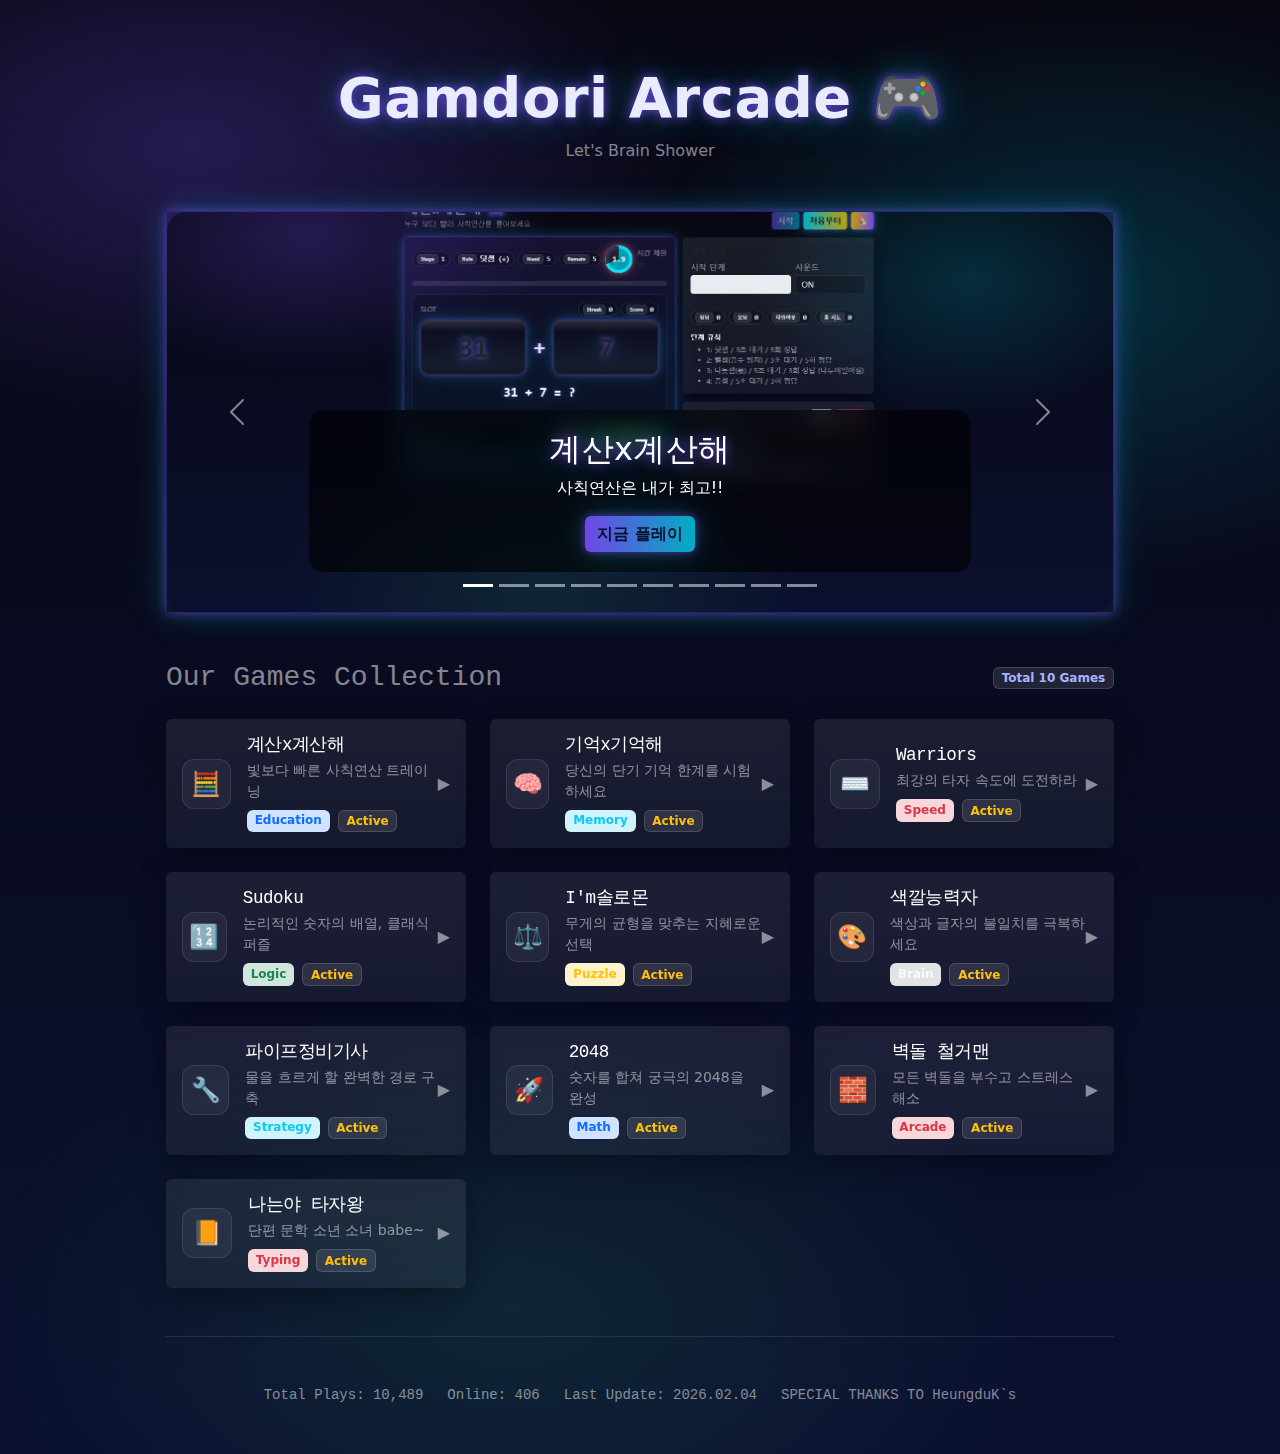
<file: index.html>
<!DOCTYPE html>
<html lang="ko">

<head>
  <meta charset="utf-8" />
  <meta name="viewport" content="width=device-width, initial-scale=1" />
  <title>🎮 Gamdori</title>
  
  <link href="https://cdn.jsdelivr.net/npm/bootstrap@5.3.3/dist/css/bootstrap.min.css" rel="stylesheet">
  <link rel="stylesheet" href="./css/template_style.css">
  <link rel="stylesheet" href="./css/template-index.css">
  
  <script src="./script/script-rand-count.js" defer></script>
</head>

<body class="py-5">

  <div class="wrap px-3">
    <header class="text-center mb-5 mt-3">
      <h1 class="display-4 fw-bold neon-title">Gamdori Arcade 🎮</h1>
      <p class="text-white-50">Let's Brain Shower</p>
    </header>

    <section class="mb-5">
      <div id="featuredCarousel" class="carousel slide carousel-fade" data-bs-ride="carousel">
        <div class="carousel-indicators">
          <button type="button" data-bs-target="#featuredCarousel" data-bs-slide-to="0" class="active"></button>
          <button type="button" data-bs-target="#featuredCarousel" data-bs-slide-to="1"></button>
          <button type="button" data-bs-target="#featuredCarousel" data-bs-slide-to="2"></button>
          <button type="button" data-bs-target="#featuredCarousel" data-bs-slide-to="3"></button>
          <button type="button" data-bs-target="#featuredCarousel" data-bs-slide-to="4"></button>
          <button type="button" data-bs-target="#featuredCarousel" data-bs-slide-to="5"></button>
          <button type="button" data-bs-target="#featuredCarousel" data-bs-slide-to="6"></button>
          <button type="button" data-bs-target="#featuredCarousel" data-bs-slide-to="7"></button>
          <button type="button" data-bs-target="#featuredCarousel" data-bs-slide-to="8"></button>
          <button type="button" data-bs-target="#featuredCarousel" data-bs-slide-to="9"></button>

        </div>
        <div class="carousel-inner glass machine">
          
          <div class="carousel-item active">
            <div class="carousel-bg bg-multi d-flex align-items-center justify-content-center h-100">
              <div class="carousel-caption">
                <h2 class="neon-title">계산x계산해</h2>
                <p>사칙연산은 내가 최고!!</p>
                <a href="./templates/game-multi-calc.html" class="btn btn-neon">지금 플레이</a>
              </div>
            </div>
          </div>

          <div class="carousel-item">
            <div class="carousel-bg bg-memory d-flex align-items-center justify-content-center h-100">
              <div class="carousel-caption">
                <h2 class="neon-title">기억x기억해</h2>
                <p>당신은 마카오에 대해서 얼마나 알고 있나?!!</p>
                <a href="./templates/game-word-memory.html" class="btn btn-neon">지금 플레이</a>
              </div>
            </div>
          </div>

          <div class="carousel-item">
            <div class="carousel-bg bg-word d-flex align-items-center justify-content-center h-100">
              <div class="carousel-caption">
                <h2 class="neon-title">키보드워리어 🧌</h2>
                <p>제한 시간 내에 누구보다 빠르게 타이핑하세요</p>
                <a href="./templates/game-speed-typing.html" class="btn btn-neon">지금 플레이</a>
              </div>
            </div>
          </div>

          <div class="carousel-item">
            <div class="carousel-bg bg-sudoku d-flex align-items-center justify-content-center h-100">
              <div class="carousel-caption">
                <h2 class="neon-title">Sudoku</h2>
                <p>난이도 별로 스도쿠를 정복 하자~</p>
                <a href="./templates/game-sudoku.html" class="btn btn-neon">지금 플레이</a>
              </div>
            </div>
          </div>

          <div class="carousel-item">
            <div class="carousel-bg bg-2048 d-flex align-items-center justify-content-center h-100">
              <div class="carousel-caption">
                <h2 class="neon-title">2048</h2>
                <p>숫자를 합쳐서 2048을 만들어보자구잇!!!</p>
                <a href="./templates/game-2048.html" class="btn btn-neon">지금 플레이</a>
              </div>
            </div>
          </div>

          <div class="carousel-item">
            <div class="carousel-bg bg-solomon d-flex align-items-center justify-content-center h-100">
              <div class="carousel-caption">
                <h2 class="neon-title">I'm솔로몬</h2>
                <p>지혜로운 무게 비교, 당신의 선택은?</p>
                <a href="./templates/game-weight-compare.html" class="btn btn-neon">지금 플레이</a>
              </div>
            </div>
          </div>

          <div class="carousel-item">
            <div class="carousel-bg bg-stroop d-flex align-items-center justify-content-center h-100">
              <div class="carousel-caption">
                <h2 class="neon-title">색깔능력자</h2>
                <p>텍스트와 색상의 함정에서 탈출하세요!</p>
                <a href="./templates/game-stroop.html" class="btn btn-neon">지금 플레이</a>
              </div>
            </div>
          </div>

          <div class="carousel-item">
            <div class="carousel-bg bg-pipe d-flex align-items-center justify-content-center h-100">
              <div class="carousel-caption">
                <h2 class="neon-title">파이프정비기사</h2>
                <p>끊어진 길을 연결하여 흐름을 완성하세요</p>
                <a href="./templates/game-pipe.html" class="btn btn-neon">지금 플레이</a>
              </div>
            </div>
          </div>

          <div class="carousel-item">
            <div class="carousel-bg bg-breaker d-flex align-items-center justify-content-center h-100">
              <div class="carousel-caption">
                <h2 class="neon-title">벽돌 철거맨 🧱</h2>
                <p>스트레스 타파! 모든 벽돌을 철거하세요</p>
                <a href="./templates/game-block-breaker.html" class="btn btn-neon">지금 플레이</a>
              </div>
            </div>
          </div>

           <div class="carousel-item">
            <div class="carousel-bg bg-novel d-flex align-items-center justify-content-center h-100">
              <div class="carousel-caption">
                <h2 class="neon-title">📘 문학 타자 연습 📗</h2>
                <p>한메 타자의 추억을 겜돌이에서~</p>
                <a href="./templates/game-novel-typing.html" class="btn btn-neon">지금 플레이</a>
              </div>
            </div>
          </div>

        </div>
        <button class="carousel-control-prev" type="button" data-bs-target="#featuredCarousel" data-bs-slide="prev">
          <span class="carousel-control-prev-icon"></span>
        </button>
        <button class="carousel-control-next" type="button" data-bs-target="#featuredCarousel" data-bs-slide="next">
          <span class="carousel-control-next-icon"></span>
        </button>
      </div>
    </section>

    <section class="mt-5">
      <div class="d-flex align-items-center justify-content-between mb-4">
        <h3 class="text-white-50 mono mb-0">Our Games Collection</h3>
        <span class="badge badge-soft">Total 10 Games</span>
      </div>

      <div class="row row-cols-1 row-cols-md-2 row-cols-xl-3 g-4">
        
        <div class="col">
          <div class="card glass game-card border-0 h-100" onclick="location.href='./templates/game-multi-calc.html'">
            <div class="card-body d-flex align-items-center">
              <div class="game-icon-box me-3">🧮</div>
              <div class="flex-grow-1">
                <h5 class="card-title text-white mb-1 mono">계산x계산해</h5>
                <p class="card-text small text-white-50 mb-2">빛보다 빠른 사칙연산 트레이닝</p>
                <div class="d-flex gap-2">
                  <span class="badge bg-primary-subtle text-primary small">Education</span>
                  <span class="badge badge-soft text-warning">Active</span>
                </div>
              </div>
              <div class="ms-auto text-white-50">▶</div>
            </div>
          </div>
        </div>

        <div class="col">
          <div class="card glass game-card border-0 h-100" onclick="location.href='./templates/game-word-memory.html'">
            <div class="card-body d-flex align-items-center">
              <div class="game-icon-box me-3">🧠</div>
              <div class="flex-grow-1">
                <h5 class="card-title text-white mb-1 mono">기억x기억해</h5>
                <p class="card-text small text-white-50 mb-2">당신의 단기 기억 한계를 시험하세요</p>
                <div class="d-flex gap-2">
                  <span class="badge bg-info-subtle text-info small">Memory</span>
                  <span class="badge badge-soft text-warning">Active</span>
                </div>
              </div>
              <div class="ms-auto text-white-50">▶</div>
            </div>
          </div>
        </div>

        <div class="col">
          <div class="card glass game-card border-0 h-100" onclick="location.href='./templates/game-speed-typing.html'">
            <div class="card-body d-flex align-items-center">
              <div class="game-icon-box me-3">⌨️</div>
              <div class="flex-grow-1">
                <h5 class="card-title text-white mb-1 mono">Warriors</h5>
                <p class="card-text small text-white-50 mb-2">최강의 타자 속도에 도전하라</p>
                <div class="d-flex gap-2">
                  <span class="badge bg-danger-subtle text-danger small">Speed</span>
                  <span class="badge badge-soft text-warning">Active</span>
                </div>
              </div>
              <div class="ms-auto text-white-50">▶</div>
            </div>
          </div>
        </div>

        <div class="col">
          <div class="card glass game-card border-0 h-100" onclick="location.href='./templates/game-sudoku.html'">
            <div class="card-body d-flex align-items-center">
              <div class="game-icon-box me-3">🔢</div>
              <div class="flex-grow-1">
                <h5 class="card-title text-white mb-1 mono">Sudoku</h5>
                <p class="card-text small text-white-50 mb-2">논리적인 숫자의 배열, 클래식 퍼즐</p>
                <div class="d-flex gap-2">
                  <span class="badge bg-success-subtle text-success small">Logic</span>
                  <span class="badge badge-soft text-warning">Active</span>
                </div>
              </div>
              <div class="ms-auto text-white-50">▶</div>
            </div>
          </div>
        </div>

        <div class="col">
          <div class="card glass game-card border-0 h-100" onclick="location.href='./templates/game-weight-compare.html'">
            <div class="card-body d-flex align-items-center">
              <div class="game-icon-box me-3">⚖️</div>
              <div class="flex-grow-1">
                <h5 class="card-title text-white mb-1 mono">I'm솔로몬</h5>
                <p class="card-text small text-white-50 mb-2">무게의 균형을 맞추는 지혜로운 선택</p>
                <div class="d-flex gap-2">
                  <span class="badge bg-warning-subtle text-warning small">Puzzle</span>
                  <span class="badge badge-soft text-warning">Active</span>
                </div>
              </div>
              <div class="ms-auto text-white-50">▶</div>
            </div>
          </div>
        </div>

        <div class="col">
          <div class="card glass game-card border-0 h-100" onclick="location.href='./templates/game-stroop.html'">
            <div class="card-body d-flex align-items-center">
              <div class="game-icon-box me-3">🎨</div>
              <div class="flex-grow-1">
                <h5 class="card-title text-white mb-1 mono">색깔능력자</h5>
                <p class="card-text small text-white-50 mb-2">색상과 글자의 불일치를 극복하세요</p>
                <div class="d-flex gap-2">
                  <span class="badge bg-secondary-subtle text-light small">Brain</span>
                  <span class="badge badge-soft text-warning">Active</span>
                </div>
              </div>
              <div class="ms-auto text-white-50">▶</div>
            </div>
          </div>
        </div>

        <div class="col">
          <div class="card glass game-card border-0 h-100" onclick="location.href='./templates/game-pipe.html'">
            <div class="card-body d-flex align-items-center">
              <div class="game-icon-box me-3">🔧</div>
              <div class="flex-grow-1">
                <h5 class="card-title text-white mb-1 mono">파이프정비기사</h5>
                <p class="card-text small text-white-50 mb-2">물을 흐르게 할 완벽한 경로 구축</p>
                <div class="d-flex gap-2">
                  <span class="badge bg-info-subtle text-info small">Strategy</span>
                  <span class="badge badge-soft text-warning">Active</span>
                </div>
              </div>
              <div class="ms-auto text-white-50">▶</div>
            </div>
          </div>
        </div>

        <div class="col">
          <div class="card glass game-card border-0 h-100" onclick="location.href='./templates/game-2048.html'">
            <div class="card-body d-flex align-items-center">
              <div class="game-icon-box me-3">🚀</div>
              <div class="flex-grow-1">
                <h5 class="card-title text-white mb-1 mono">2048</h5>
                <p class="card-text small text-white-50 mb-2">숫자를 합쳐 궁극의 2048을 완성</p>
                <div class="d-flex gap-2">
                  <span class="badge bg-primary-subtle text-primary small">Math</span>
                  <span class="badge badge-soft text-warning">Active</span>
                </div>
              </div>
              <div class="ms-auto text-white-50">▶</div>
            </div>
          </div>
        </div>

        <div class="col">
          <div class="card glass game-card border-0 h-100" onclick="location.href='./templates/game-block-breaker.html'">
            <div class="card-body d-flex align-items-center">
              <div class="game-icon-box me-3">🧱</div>
              <div class="flex-grow-1">
                <h5 class="card-title text-white mb-1 mono">벽돌 철거맨</h5>
                <p class="card-text small text-white-50 mb-2">모든 벽돌을 부수고 스트레스 해소</p>
                <div class="d-flex gap-2">
                  <span class="badge bg-danger-subtle text-danger small">Arcade</span>
                  <span class="badge badge-soft text-warning">Active</span>
                </div>
              </div>
              <div class="ms-auto text-white-50">▶</div>
            </div>
          </div>
        </div>

        <div class="col">
          <div class="card glass game-card border-0 h-100" onclick="location.href='./templates/game-novel-typing.html'">
            <div class="card-body d-flex align-items-center">
              <div class="game-icon-box me-3">📙</div>
              <div class="flex-grow-1">
                <h5 class="card-title text-white mb-1 mono">나는야 타자왕</h5>
                <p class="card-text small text-white-50 mb-2">단편 문학 소년 소녀 babe~</p>
                <div class="d-flex gap-2">
                  <span class="badge bg-danger-subtle text-danger small">Typing</span>
                  <span class="badge badge-soft text-warning">Active</span>
                </div>
              </div>
              <div class="ms-auto text-white-50">▶</div>
            </div>
          </div>
        </div>

      </div>
    </section>

    <footer class="mt-5 pt-5 text-center border-top border-secondary border-opacity-25">
      <div class="d-flex justify-content-center gap-4 text-white-50 small mono">
        <span id="totalPlays">Total Plays: -</span>
        <span id="onlineCount">Online: -</span>
        <span>Last Update: 2026.02.04</span>
        <span>SPECIAL THANKS TO HeungduK`s</span>
      </div>
    </footer>
  </div>

  <script src="https://cdn.jsdelivr.net/npm/bootstrap@5.3.3/dist/js/bootstrap.bundle.min.js"></script>
</body>

</html>
</file>
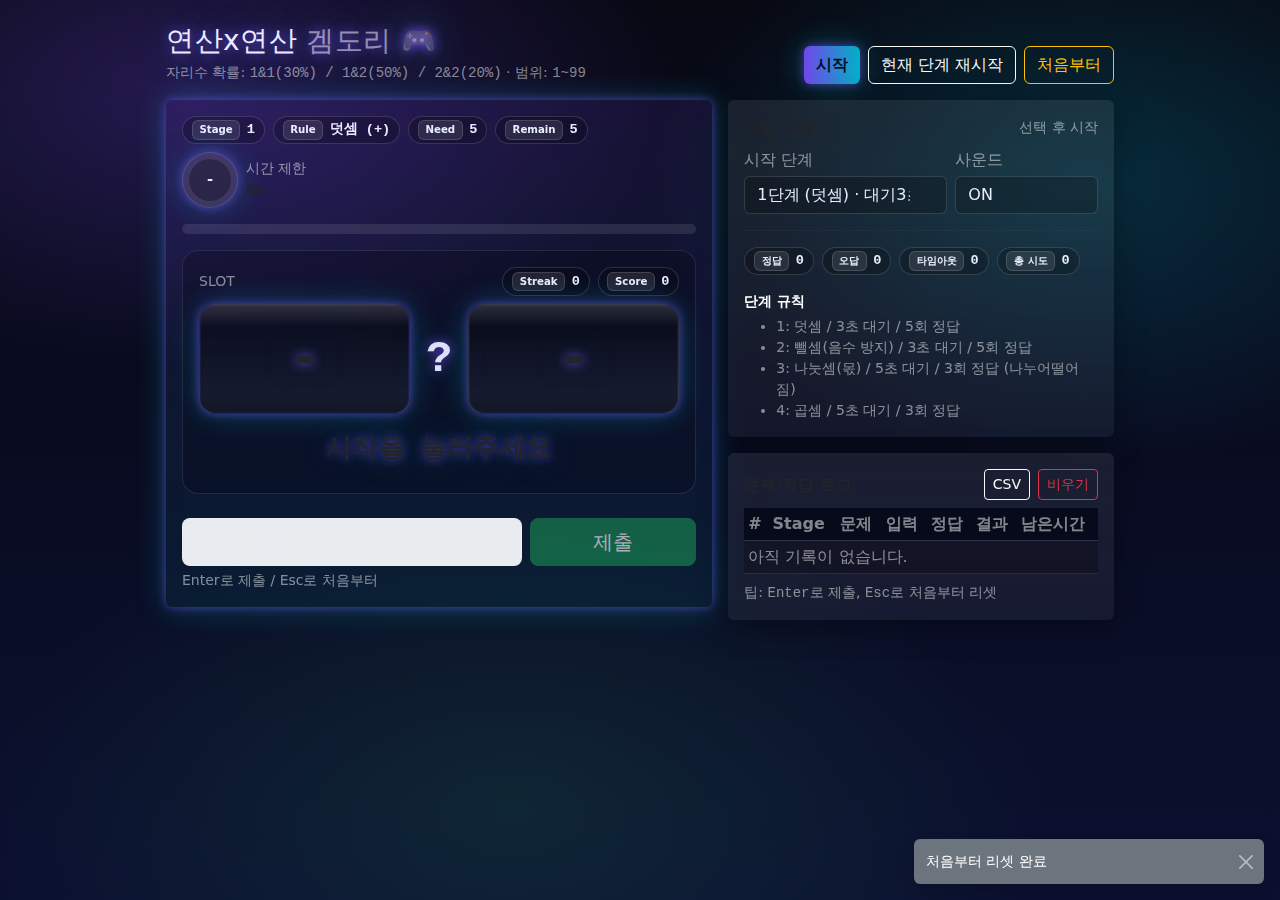
<file: Index.html>
<!doctype html>
<html lang="ko">
<head>
  <meta charset="utf-8" />
  <meta name="viewport" content="width=device-width, initial-scale=1" />
  <title>🎮️ Gamdori</title>

  <!-- Bootstrap 5 -->
  <link href="https://cdn.jsdelivr.net/npm/bootstrap@5.3.3/dist/css/bootstrap.min.css" rel="stylesheet">

  <style>
    :root{
      --bg0:#070812;
      --bg1:#0b1030;
      --neon:#7c4dff;
      --neon2:#00e5ff;
      --good:#38ef7d;
      --bad:#ff4d6d;
      --warn:#ffd54f;
      --card:#0f173a;
      --panel:#0b122c;
      --text:#e9ecff;
      --muted:#a9b2ff;
      --glow: 0 0 10px rgba(124,77,255,.55), 0 0 30px rgba(0,229,255,.25);
      --glow-strong: 0 0 12px rgba(124,77,255,.85), 0 0 40px rgba(0,229,255,.35);
    }

    body{
      min-height:100vh;
      color:var(--text);
      background:
        radial-gradient(900px 500px at 15% 10%, rgba(124,77,255,.25), transparent 55%),
        radial-gradient(800px 520px at 85% 20%, rgba(0,229,255,.16), transparent 55%),
        radial-gradient(900px 520px at 40% 90%, rgba(56,239,125,.10), transparent 60%),
        linear-gradient(180deg, var(--bg0), var(--bg1));
    }

    .wrap{ max-width: 980px; margin: 0 auto; }

    .neon-title{
      letter-spacing: .5px;
      text-shadow: var(--glow-strong);
    }

    .glass{
      background: linear-gradient(180deg, rgba(255,255,255,.08), rgba(255,255,255,.05));
      border: 1px solid rgba(255,255,255,.10);
      box-shadow: 0 8px 30px rgba(0,0,0,.35);
      backdrop-filter: blur(8px);
    }

    .machine{
      background: linear-gradient(180deg, rgba(124,77,255,.12), rgba(0,229,255,.06));
      border: 1px solid rgba(124,77,255,.22);
      box-shadow: var(--glow);
    }

    .chip{
      display:inline-flex; align-items:center; gap:.4rem;
      padding:.2rem .55rem;
      border-radius: 999px;
      border:1px solid rgba(255,255,255,.14);
      background: rgba(0,0,0,.22);
      color: var(--text);
      font-size:.85rem;
      white-space:nowrap;
    }

    .mono{
      font-family: ui-monospace, SFMono-Regular, Menlo, Monaco, Consolas, "Liberation Mono", "Courier New", monospace;
      font-variant-numeric: tabular-nums;
    }

    /* Slot reels */
    .reels{
      display:grid;
      grid-template-columns: 1fr auto 1fr;
      gap: 12px;
      align-items:center;
      justify-content:center;
    }

    .reel{
      height: 110px;
      border-radius: 16px;
      background: linear-gradient(180deg, rgba(0,0,0,.35), rgba(255,255,255,.06));
      border:1px solid rgba(255,255,255,.12);
      box-shadow: inset 0 0 0 1px rgba(124,77,255,.10), var(--glow);
      position: relative;
      overflow:hidden;
    }

    .reel::before{
      content:"";
      position:absolute; inset:0;
      background: linear-gradient(180deg, rgba(255,255,255,.15), transparent 20%, transparent 80%, rgba(0,0,0,.25));
      pointer-events:none;
    }

    .reel .window{
      position:absolute; inset:0;
      display:flex;
      align-items:center;
      justify-content:center;
      font-size: 56px;
      font-weight: 800;
      text-shadow: var(--glow-strong);
    }

    .reel .stack{
      position:absolute;
      left:0; right:0;
      top:0;
      will-change: transform;
      opacity: .85;
      filter: blur(.2px);
    }

    .reel .stack .n{
      height: 110px;
      display:flex;
      align-items:center;
      justify-content:center;
      font-size: 52px;
      font-weight: 800;
      color: rgba(233,236,255,.85);
      text-shadow: var(--glow);
    }

    .op{
      font-size: 44px;
      font-weight: 900;
      text-shadow: var(--glow-strong);
      padding: 0 4px;
      color: rgba(233,236,255,.95);
      user-select:none;
    }

    .question-line{
      font-size: 26px;
      font-weight: 700;
      letter-spacing: .3px;
      text-shadow: var(--glow);
    }

    .pulse{
      animation:pulse 650ms ease-in-out;
    }
    @keyframes pulse{
      0%{transform:scale(1)}
      50%{transform:scale(1.03)}
      100%{transform:scale(1)}
    }

    .shake{
      animation:shake 340ms ease-in-out;
    }
    @keyframes shake{
      0%{transform:translateX(0)}
      25%{transform:translateX(-6px)}
      50%{transform:translateX(6px)}
      75%{transform:translateX(-4px)}
      100%{transform:translateX(0)}
    }

    .blink{
      animation:blink 650ms steps(1,end) infinite;
    }
    @keyframes blink{
      50%{ opacity:.45; }
    }

    .timer-ring{
      --p: 0%;
      width: 56px;
      height: 56px;
      border-radius: 999px;
      background:
        conic-gradient(var(--neon2) var(--p), rgba(255,255,255,.12) 0);
      display:grid;
      place-items:center;
      box-shadow: var(--glow);
      border: 1px solid rgba(255,255,255,.12);
    }
    .timer-ring > div{
      width: 44px;
      height: 44px;
      border-radius: 999px;
      background: rgba(0,0,0,.30);
      border: 1px solid rgba(255,255,255,.10);
      display:grid;
      place-items:center;
      color: var(--text);
      font-weight: 800;
    }

    .table-darkish{
      --bs-table-bg: rgba(0,0,0,.22);
      --bs-table-border-color: rgba(255,255,255,.10);
      --bs-table-color: var(--text);
    }

    .btn-neon{
      background: linear-gradient(90deg, rgba(124,77,255,.90), rgba(0,229,255,.75));
      border: 0;
      color: #071026;
      font-weight: 800;
      box-shadow: var(--glow);
    }
    .btn-neon:disabled{ opacity:.55; box-shadow:none; }

    .form-control, .form-select{
      background: rgba(0,0,0,.22);
      border-color: rgba(255,255,255,.14);
      color: var(--text);
    }
    .form-control::placeholder{ color: rgba(233,236,255,.45); }
    .form-control:focus, .form-select:focus{
      border-color: rgba(0,229,255,.55);
      box-shadow: 0 0 0 .25rem rgba(0,229,255,.15);
      background: rgba(0,0,0,.22);
      color: var(--text);
    }

    .badge-soft{
      background: rgba(255,255,255,.10);
      border: 1px solid rgba(255,255,255,.14);
      color: var(--text);
    }
  </style>
</head>

<body class="py-4">
  <div class="wrap px-3">
    <div class="d-flex flex-wrap align-items-end justify-content-between gap-2 mb-3">
      <div>
        <h1 class="h3 mb-1 neon-title">연산x연산 <span class="text-white-50">겜도리 🎮️</span></h1>
        <div class="text-white-50 small">
          자리수 확률: <span class="mono">1&1(30%) / 1&2(50%) / 2&2(20%)</span> · 범위: <span class="mono">1~99</span>
        </div>
      </div>

      <div class="d-flex flex-wrap gap-2">
        <button id="btnStart" class="btn btn-neon">시작</button>
        <button id="btnRestartStage" class="btn btn-outline-light">현재 단계 재시작</button>
        <button id="btnRestartAll" class="btn btn-outline-warning">처음부터</button>
      </div>
    </div>

    <div class="row g-3">
      <!-- Left: Machine -->
      <div class="col-12 col-lg-7">
        <div class="card glass machine border-0">
          <div class="card-body">
            <div class="d-flex flex-wrap align-items-center justify-content-between gap-2 mb-3">
              <div class="d-flex flex-wrap gap-2">
                <span class="chip"><span class="badge badge-soft">Stage</span> <span id="hudStage" class="mono fw-bold">-</span></span>
                <span class="chip"><span class="badge badge-soft">Rule</span> <span id="hudRule" class="mono fw-bold">-</span></span>
                <span class="chip"><span class="badge badge-soft">Need</span> <span id="hudNeed" class="mono fw-bold">-</span></span>
                <span class="chip"><span class="badge badge-soft">Remain</span> <span id="hudRemain" class="mono fw-bold">-</span></span>
              </div>

              <div class="d-flex align-items-center gap-2">
                <div class="timer-ring" id="timerRing" style="--p:0%;">
                  <div class="mono" id="timerText">-</div>
                </div>
                <div>
                  <div class="text-white-50 small">시간 제한</div>
                  <div class="mono fw-bold"><span id="hudTimeLimit">-</span>s</div>
                </div>
              </div>
            </div>

            <div class="progress mb-3" style="height: 10px; background: rgba(255,255,255,.10);">
              <div id="progressBar" class="progress-bar progress-bar-striped progress-bar-animated" style="width:0%"></div>
            </div>

            <!-- Slot Reels -->
            <div class="p-3 rounded-4" style="background: rgba(0,0,0,.20); border: 1px solid rgba(255,255,255,.10);">
              <div class="d-flex align-items-center justify-content-between mb-2">
                <div class="text-white-50 small">SLOT</div>
                <div class="d-flex flex-wrap gap-2">
                  <span class="chip"><span class="badge badge-soft">Streak</span> <span id="hudStreak" class="mono fw-bold">0</span></span>
                  <span class="chip"><span class="badge badge-soft">Score</span> <span id="hudScore" class="mono fw-bold">0</span></span>
                </div>
              </div>

              <div class="reels mb-3">
                <div class="reel" id="reelA">
                  <div class="stack" id="stackA"></div>
                  <div class="window mono" id="windowA">-</div>
                </div>

                <div class="op mono" id="opSymbol">?</div>

                <div class="reel" id="reelB">
                  <div class="stack" id="stackB"></div>
                  <div class="window mono" id="windowB">-</div>
                </div>
              </div>

              <div class="d-flex justify-content-center mb-2">
                <div class="question-line mono text-center" id="questionLine">시작을 눌러주세요</div>
              </div>

              <div class="text-center">
                <span id="spinBadge" class="badge text-bg-secondary mono d-none blink">SPINNING...</span>
              </div>
            </div>

            <form id="answerForm" class="row g-2 align-items-center mt-3">
              <div class="col-12 col-md-8">
                <input id="answerInput" class="form-control form-control-lg mono" type="number" inputmode="numeric" placeholder="정답 입력" disabled />
              </div>
              <div class="col-12 col-md-4 d-grid">
                <button id="btnSubmit" class="btn btn-success btn-lg" type="submit" disabled>제출</button>
              </div>
            </form>
            <div class="form-text text-white-50">Enter로 제출 / Esc로 처음부터</div>
          </div>
        </div>
      </div>

      <!-- Right: Controls + Log -->
      <div class="col-12 col-lg-5">
        <div class="card glass border-0 mb-3">
          <div class="card-body">
            <div class="d-flex align-items-center justify-content-between gap-2 mb-2">
              <div class="fw-bold">레벨 선택</div>
              <span class="text-white-50 small">선택 후 시작</span>
            </div>

            <div class="row g-2 align-items-end">
              <div class="col-7">
                <label class="form-label text-white-50 mb-1">시작 단계</label>
                <select id="stageSelect" class="form-select">
                  <option value="1">1단계 (덧셈) · 대기3초 · 5회</option>
                  <option value="2">2단계 (뺄셈) · 대기3초 · 5회</option>
                  <option value="3">3단계 (나눗셈-몫) · 대기5초 · 3회</option>
                  <option value="4">4단계 (곱셈) · 대기5초 · 3회</option>
                </select>
              </div>
              <div class="col-5">
                <label class="form-label text-white-50 mb-1">사운드</label>
                <select id="soundSelect" class="form-select">
                  <option value="on" selected>ON</option>
                  <option value="off">OFF</option>
                </select>
              </div>
            </div>

            <hr style="border-color: rgba(255,255,255,.12);" />

            <div class="d-flex flex-wrap gap-2">
              <span class="chip"><span class="badge badge-soft">정답</span> <span id="hudCorrect" class="mono fw-bold">0</span></span>
              <span class="chip"><span class="badge badge-soft">오답</span> <span id="hudWrong" class="mono fw-bold">0</span></span>
              <span class="chip"><span class="badge badge-soft">타임아웃</span> <span id="hudTimeout" class="mono fw-bold">0</span></span>
              <span class="chip"><span class="badge badge-soft">총 시도</span> <span id="hudAttempt" class="mono fw-bold">0</span></span>
            </div>

            <div class="mt-3 small text-white-50">
              <div class="fw-semibold text-white mb-1">단계 규칙</div>
              <ul class="mb-0">
                <li>1: 덧셈 / 3초 대기 / 5회 정답</li>
                <li>2: 뺄셈(음수 방지) / 3초 대기 / 5회 정답</li>
                <li>3: 나눗셈(몫) / 5초 대기 / 3회 정답 (나누어떨어짐)</li>
                <li>4: 곱셈 / 5초 대기 / 3회 정답</li>
              </ul>
            </div>
          </div>
        </div>

        <div class="card glass border-0">
          <div class="card-body">
            <div class="d-flex align-items-center justify-content-between gap-2 mb-2">
              <div class="fw-bold">문제/정답 로그</div>
              <div class="d-flex gap-2">
                <button id="btnDownloadCsv" class="btn btn-outline-light btn-sm">CSV</button>
                <button id="btnClearLog" class="btn btn-outline-danger btn-sm">비우기</button>
              </div>
            </div>

            <div class="table-responsive" style="max-height: 360px;">
              <table class="table table-sm table-darkish align-middle mb-0">
                <thead style="position: sticky; top: 0; background: rgba(10,15,35,.95);">
                  <tr>
                    <th class="text-white-50">#</th>
                    <th class="text-white-50">Stage</th>
                    <th class="text-white-50">문제</th>
                    <th class="text-white-50">입력</th>
                    <th class="text-white-50">정답</th>
                    <th class="text-white-50">결과</th>
                    <th class="text-white-50">남은시간</th>
                  </tr>
                </thead>
                <tbody id="logBody">
                  <tr><td colspan="7" class="text-white-50">아직 기록이 없습니다.</td></tr>
                </tbody>
              </table>
            </div>

            <div class="text-white-50 small mt-2">
              팁: <span class="mono">Enter</span>로 제출, <span class="mono">Esc</span>로 처음부터 리셋
            </div>
          </div>
        </div>
      </div>
    </div>

    <!-- Toast -->
    <div class="toast-container position-fixed bottom-0 end-0 p-3" style="z-index: 1080;">
      <div id="toast" class="toast align-items-center text-bg-dark border-0" role="alert" aria-live="assertive" aria-atomic="true">
        <div class="d-flex">
          <div id="toastBody" class="toast-body">-</div>
          <button type="button" class="btn-close btn-close-white me-2 m-auto" data-bs-dismiss="toast" aria-label="Close"></button>
        </div>
      </div>
    </div>

  </div>

  <script src="https://cdn.jsdelivr.net/npm/bootstrap@5.3.3/dist/js/bootstrap.bundle.min.js"></script>

  <script>
    // --------------------------------------------
    // Config
    // --------------------------------------------
    const STAGES = [
      { stage: 1, op: '+', name: '덧셈', waitSec: 3, needCorrect: 5, timeLimitSec: 6 },
      { stage: 2, op: '-', name: '뺄셈', waitSec: 3, needCorrect: 5, timeLimitSec: 7 },
      { stage: 3, op: '÷', name: '나눗셈(몫)', waitSec: 5, needCorrect: 3, timeLimitSec: 8 },
      { stage: 4, op: '×', name: '곱셈', waitSec: 5, needCorrect: 3, timeLimitSec: 8 },
    ];

    const DIGIT_PAIR_WEIGHTS = [
      { key: '1-1', p: 0.30 },
      { key: '1-2', p: 0.50 },
      { key: '2-2', p: 0.20 },
    ];

    const LOG_LIMIT = 150;

    // --------------------------------------------
    // DOM
    // --------------------------------------------
    const btnStart = document.getElementById('btnStart');
    const btnRestartStage = document.getElementById('btnRestartStage');
    const btnRestartAll = document.getElementById('btnRestartAll');

    const stageSelect = document.getElementById('stageSelect');
    const soundSelect = document.getElementById('soundSelect');

    const hudStage = document.getElementById('hudStage');
    const hudRule = document.getElementById('hudRule');
    const hudNeed = document.getElementById('hudNeed');
    const hudRemain = document.getElementById('hudRemain');
    const hudTimeLimit = document.getElementById('hudTimeLimit');

    const hudStreak = document.getElementById('hudStreak');
    const hudScore = document.getElementById('hudScore');
    const hudCorrect = document.getElementById('hudCorrect');
    const hudWrong = document.getElementById('hudWrong');
    const hudTimeout = document.getElementById('hudTimeout');
    const hudAttempt = document.getElementById('hudAttempt');

    const progressBar = document.getElementById('progressBar');

    const reelA = document.getElementById('reelA');
    const reelB = document.getElementById('reelB');
    const stackA = document.getElementById('stackA');
    const stackB = document.getElementById('stackB');
    const windowA = document.getElementById('windowA');
    const windowB = document.getElementById('windowB');
    const opSymbol = document.getElementById('opSymbol');
    const questionLine = document.getElementById('questionLine');
    const spinBadge = document.getElementById('spinBadge');

    const answerForm = document.getElementById('answerForm');
    const answerInput = document.getElementById('answerInput');
    const btnSubmit = document.getElementById('btnSubmit');

    const timerRing = document.getElementById('timerRing');
    const timerText = document.getElementById('timerText');

    const logBody = document.getElementById('logBody');
    const btnClearLog = document.getElementById('btnClearLog');
    const btnDownloadCsv = document.getElementById('btnDownloadCsv');

    const toastEl = document.getElementById('toast');
    const toastBody = document.getElementById('toastBody');
    const toast = new bootstrap.Toast(toastEl, { delay: 1700 });

    // --------------------------------------------
    // Audio (WebAudio) - slot-ish beeps
    // --------------------------------------------
    const AudioFX = (() => {
      let ctx = null;
      function ensure() {
        if (!ctx) ctx = new (window.AudioContext || window.webkitAudioContext)();
        return ctx;
      }
      function enabled() {
        return soundSelect.value !== 'off';
      }
      function beep({ freq = 440, dur = 0.08, type = 'sine', gain = 0.06 } = {}) {
        if (!enabled()) return;
        const c = ensure();
        const t0 = c.currentTime;

        const o = c.createOscillator();
        const g = c.createGain();

        o.type = type;
        o.frequency.value = freq;

        g.gain.setValueAtTime(0.0001, t0);
        g.gain.exponentialRampToValueAtTime(gain, t0 + 0.01);
        g.gain.exponentialRampToValueAtTime(0.0001, t0 + dur);

        o.connect(g).connect(c.destination);
        o.start(t0);
        o.stop(t0 + dur + 0.02);
      }
      function sequence(steps) {
        if (!enabled()) return;
        const c = ensure();
        let at = c.currentTime;
        for (const s of steps) {
          const o = c.createOscillator();
          const g = c.createGain();
          o.type = s.type || 'sine';
          o.frequency.value = s.freq || 440;
          const dur = s.dur ?? 0.07;
          const gain = s.gain ?? 0.06;

          g.gain.setValueAtTime(0.0001, at);
          g.gain.exponentialRampToValueAtTime(gain, at + 0.008);
          g.gain.exponentialRampToValueAtTime(0.0001, at + dur);

          o.connect(g).connect(c.destination);
          o.start(at);
          o.stop(at + dur + 0.02);

          at += (dur + (s.gap ?? 0.02));
        }
      }

      return {
        unlock() { if (enabled()) ensure().resume?.(); },
        spinTick() { beep({ freq: 820 + Math.random()*120, dur: 0.03, type: 'square', gain: 0.03 }); },
        correct() { sequence([{freq:660,dur:.07,type:'triangle',gain:.07},{freq:880,dur:.09,type:'triangle',gain:.08},{freq:990,dur:.11,type:'sine',gain:.08}]); },
        wrong() { sequence([{freq:220,dur:.12,type:'sawtooth',gain:.06},{freq:180,dur:.14,type:'sawtooth',gain:.06}]); },
        timeout() { sequence([{freq:320,dur:.08,type:'square',gain:.05},{freq:240,dur:.16,type:'square',gain:.06}]); },
        stageUp() { sequence([{freq:523.25,dur:.08,type:'sine',gain:.06},{freq:659.25,dur:.08,type:'sine',gain:.06},{freq:783.99,dur:.12,type:'sine',gain:.07}]); },
      };
    })();

    // --------------------------------------------
    // State
    // --------------------------------------------
    const state = {
      running: false,
      stageIndex: 0,
      gotCorrectThisStage: 0,

      streak: 0,
      score: 0,

      correct: 0,
      wrong: 0,
      timeout: 0,
      attempt: 0,

      current: null, // { a,b,op,answer,display, stage, startedAt, timeLimitSec }
      lockInput: true,
      phase: 'idle', // idle | spinning | waiting | answering | finished

      timers: {
        spin: null,
        waitUnlock: null,
        questionTick: null,
        questionTimeout: null,
      },

      log: [],
      seq: 0,
    };

    // --------------------------------------------
    // Utils
    // --------------------------------------------
    function randInt(min, max) {
      return Math.floor(Math.random() * (max - min + 1)) + min;
    }

    function pickWeighted(items) {
      const r = Math.random();
      let acc = 0;
      for (const it of items) {
        acc += it.p;
        if (r <= acc) return it;
      }
      return items[items.length - 1];
    }

    function randByDigits(d) {
      return (d === 1) ? randInt(1, 9) : randInt(10, 99);
    }

    function pickDigitPair() {
      const { key } = pickWeighted(DIGIT_PAIR_WEIGHTS);
      const [d1, d2] = key.split('-').map(Number);
      if (d1 === 1 && d2 === 2) return (Math.random() < 0.5) ? [1, 2] : [2, 1];
      return [d1, d2];
    }

    function stageInfo() {
      return STAGES[state.stageIndex];
    }

    function setToast(msg, kind = 'dark') {
      toastEl.className = `toast align-items-center text-bg-${kind} border-0`;
      toastBody.textContent = msg;
      toast.show();
    }

    function clearTimers() {
      for (const k of Object.keys(state.timers)) {
        if (state.timers[k]) {
          if (k === 'spin' || k === 'questionTick') clearInterval(state.timers[k]);
          else clearTimeout(state.timers[k]);
        }
        state.timers[k] = null;
      }
    }

    function setInputLocked(locked) {
      state.lockInput = locked;
      answerInput.disabled = locked;
      btnSubmit.disabled = locked;
      if (!locked) {
        answerInput.focus();
        answerInput.select();
      }
    }

    function setRingProgress(pct, text) {
      timerRing.style.setProperty('--p', `${Math.max(0, Math.min(100, pct))}%`);
      timerText.textContent = text;
    }

    function updateHUD() {
      const info = stageInfo();
      hudStage.textContent = `${info.stage}`;
      hudRule.textContent = `${info.name} (${info.op})`;
      hudNeed.textContent = `${info.needCorrect}`;
      hudRemain.textContent = `${Math.max(0, info.needCorrect - state.gotCorrectThisStage)}`;
      hudTimeLimit.textContent = `${info.timeLimitSec}`;

      hudStreak.textContent = `${state.streak}`;
      hudScore.textContent = `${state.score}`;
      hudCorrect.textContent = `${state.correct}`;
      hudWrong.textContent = `${state.wrong}`;
      hudTimeout.textContent = `${state.timeout}`;
      hudAttempt.textContent = `${state.attempt}`;

      const pct = (state.gotCorrectThisStage / info.needCorrect) * 100;
      progressBar.style.width = `${Math.max(0, Math.min(100, pct))}%`;
      progressBar.classList.toggle('bg-success', pct >= 100);
      progressBar.classList.toggle('bg-info', pct < 100);
    }

    // --------------------------------------------
    // Problem generation (same rules + division exact)
    // --------------------------------------------
    function makeProblemForStage(info) {
      const [dA, dB] = pickDigitPair();
      let a = randByDigits(dA);
      let b = randByDigits(dB);

      if (info.op === '+') {
        return { a, b, op: '+', answer: a + b, display: `${a} + ${b}` };
      }
      if (info.op === '-') {
        const x = Math.max(a, b);
        const y = Math.min(a, b);
        return { a: x, b: y, op: '-', answer: x - y, display: `${x} - ${y}` };
      }
      if (info.op === '×') {
        return { a, b, op: '×', answer: a * b, display: `${a} × ${b}` };
      }
      if (info.op === '÷') {
        const targetDividendDigits = dA;
        const targetDivisorDigits = dB;

        for (let tries = 0; tries < 5000; tries++) {
          const divisor = randByDigits(targetDivisorDigits);
          const quotient = randInt(1, 99);
          const dividend = divisor * quotient;
          if (dividend < 1 || dividend > 99) continue;

          const dividendDigits = (dividend <= 9) ? 1 : 2;
          const divisorDigits = (divisor <= 9) ? 1 : 2;

          if (dividendDigits !== targetDividendDigits) continue;
          if (divisorDigits !== targetDivisorDigits) continue;

          return { a: dividend, b: divisor, op: '÷', answer: quotient, display: `${dividend} ÷ ${divisor}` };
        }

        // fallback
        const divisor = randInt(1, 9);
        const quotient = randInt(1, 9);
        const dividend = divisor * quotient;
        return { a: dividend, b: divisor, op: '÷', answer: quotient, display: `${dividend} ÷ ${divisor}` };
      }
      throw new Error('Unknown op');
    }

    // --------------------------------------------
    // Slot animation helpers
    // --------------------------------------------
    function buildStack(el, count = 18) {
      el.innerHTML = '';
      for (let i = 0; i < count; i++) {
        const n = document.createElement('div');
        n.className = 'n mono';
        n.textContent = String(randInt(0, 9));
        el.appendChild(n);
      }
    }

    function spinReelsOnce(targetA, targetB, op) {
      // Setup
      opSymbol.textContent = op;
      spinBadge.classList.remove('d-none');

      buildStack(stackA);
      buildStack(stackB);

      let posA = 0;
      let posB = 0;

      const speedA = 28 + Math.random()*10;
      const speedB = 24 + Math.random()*10;

      reelA.classList.add('pulse');
      reelB.classList.add('pulse');
      setTimeout(() => { reelA.classList.remove('pulse'); reelB.classList.remove('pulse'); }, 700);

      // Spin tick: just moving the stack up
      const startAt = performance.now();
      const spinMs = 900;      // base spin
      const slowMs = 520;      // slow down phase
      const totalMs = spinMs + slowMs;

      windowA.textContent = '-';
      windowB.textContent = '-';

      state.phase = 'spinning';
      setInputLocked(true);

      if (state.timers.spin) clearInterval(state.timers.spin);

      state.timers.spin = setInterval(() => {
        const t = performance.now() - startAt;
        const k = Math.max(0, Math.min(1, t / totalMs)); // 0..1

        // ease-out slowdown
        const ease = 1 - Math.pow(1 - k, 3);
        const factor = 1 - (ease * 0.85);

        posA += speedA * factor;
        posB += speedB * factor;

        stackA.style.transform = `translateY(${-posA}px)`;
        stackB.style.transform = `translateY(${-posB}px)`;

        AudioFX.spinTick();

        if (t >= totalMs) {
          clearInterval(state.timers.spin);
          state.timers.spin = null;
          spinBadge.classList.add('d-none');

          // reveal target
          windowA.textContent = String(targetA);
          windowB.textContent = String(targetB);

          // reset stacks (keep visuals clean)
          stackA.innerHTML = '';
          stackB.innerHTML = '';

          reelA.classList.add('pulse');
          reelB.classList.add('pulse');
          setTimeout(() => { reelA.classList.remove('pulse'); reelB.classList.remove('pulse'); }, 700);
        }
      }, 33);
    }

    // --------------------------------------------
    // Question lifecycle: spin -> wait -> answering (timer) -> submit/timeout -> next
    // --------------------------------------------
    function startQuestionTimer(timeLimitSec) {
      const startedAt = performance.now();
      const deadline = startedAt + timeLimitSec * 1000;

      // set ring initial
      setRingProgress(0, String(timeLimitSec));

      if (state.timers.questionTick) clearInterval(state.timers.questionTick);
      if (state.timers.questionTimeout) clearTimeout(state.timers.questionTimeout);

      state.timers.questionTick = setInterval(() => {
        const now = performance.now();
        const remainMs = Math.max(0, deadline - now);
        const remainSec = remainMs / 1000;

        const pct = (1 - (remainMs / (timeLimitSec * 1000))) * 100;
        const text = remainSec.toFixed(1);

        setRingProgress(pct, text);

        // warning vibe
        if (remainSec <= 2.0) {
          timerRing.style.boxShadow = '0 0 12px rgba(255,77,109,.65), 0 0 30px rgba(255,213,79,.18)';
        } else {
          timerRing.style.boxShadow = 'var(--glow)';
        }
      }, 60);

      state.timers.questionTimeout = setTimeout(() => {
        onTimeout();
      }, timeLimitSec * 1000);
    }

    function stopQuestionTimer() {
      if (state.timers.questionTick) clearInterval(state.timers.questionTick);
      if (state.timers.questionTimeout) clearTimeout(state.timers.questionTimeout);
      state.timers.questionTick = null;
      state.timers.questionTimeout = null;
      timerRing.style.boxShadow = 'var(--glow)';
    }

    function nextQuestion() {
      clearTimers();
      stopQuestionTimer();
      updateHUD();

      const info = stageInfo();
      const p = makeProblemForStage(info);

      state.current = {
        ...p,
        stage: info.stage,
        timeLimitSec: info.timeLimitSec,
        waitSec: info.waitSec,
        startedAt: null,
      };

      // Spin reels
      questionLine.textContent = 'SPIN...';
      questionLine.classList.add('blink');
      spinReelsOnce(state.current.a, state.current.b, info.op);

      // After spin ends, show question text + wait lock + then unlock
      state.timers.waitUnlock = setTimeout(() => {
        state.phase = 'waiting';

        questionLine.classList.remove('blink');
        questionLine.textContent = `${state.current.display} = ?`;
        questionLine.classList.add('pulse');
        setTimeout(() => questionLine.classList.remove('pulse'), 650);

        // wait phase lock (stage waitSec)
        setInputLocked(true);
        answerInput.value = '';

        const waitMs = info.waitSec * 1000;

        // show wait on ring: fill from 0->100 during wait, then start question timer
        const waitStart = performance.now();
        const waitEnd = waitStart + waitMs;

        setRingProgress(0, `${info.waitSec}`);

        state.timers.questionTick = setInterval(() => {
          const now = performance.now();
          const remain = Math.max(0, waitEnd - now);
          const pct = (1 - (remain / waitMs)) * 100;
          setRingProgress(pct, (remain/1000).toFixed(1));
          if (remain <= 0) {
            clearInterval(state.timers.questionTick);
            state.timers.questionTick = null;

            // Now answering phase
            state.phase = 'answering';
            state.current.startedAt = performance.now();
            setInputLocked(false);
            AudioFX.unlock();

            startQuestionTimer(info.timeLimitSec);
          }
        }, 60);
      }, 1500); // spin visual time buffer (matches reel spin duration)
    }

    function logAttempt({ input, result, remainSec }) {
      const info = stageInfo();
      state.seq += 1;

      const row = {
        no: state.seq,
        stage: info.stage,
        problem: `${state.current.display} = ?`,
        input: (input === null || input === undefined) ? '' : String(input),
        answer: String(state.current.answer),
        result,
        remainSec: (remainSec === null || remainSec === undefined) ? '' : remainSec.toFixed(1),
      };

      state.log.unshift(row);
      if (state.log.length > LOG_LIMIT) state.log.pop();
      renderLog();
    }

    function renderLog() {
      if (state.log.length === 0) {
        logBody.innerHTML = '<tr><td colspan="7" class="text-white-50">아직 기록이 없습니다.</td></tr>';
        return;
      }

      const escapeHtml = (s) => String(s)
        .replaceAll('&','&amp;')
        .replaceAll('<','&lt;')
        .replaceAll('>','&gt;')
        .replaceAll('"','&quot;')
        .replaceAll("'","&#039;");

      logBody.innerHTML = state.log.map(r => {
        const badge =
          r.result === '정답' ? 'text-bg-success' :
          r.result === '오답' ? 'text-bg-danger' :
          'text-bg-warning text-dark';

        return `
          <tr>
            <td class="mono text-white-50">${r.no}</td>
            <td class="mono">${r.stage}</td>
            <td class="mono">${escapeHtml(r.problem)}</td>
            <td class="mono">${escapeHtml(r.input)}</td>
            <td class="mono">${escapeHtml(r.answer)}</td>
            <td><span class="badge ${badge}">${escapeHtml(r.result)}</span></td>
            <td class="mono text-white-50">${escapeHtml(r.remainSec)}</td>
          </tr>
        `;
      }).join('');
    }

    function remainSecNow() {
      if (!state.current?.startedAt) return null;
      const limit = state.current.timeLimitSec;
      const elapsed = (performance.now() - state.current.startedAt) / 1000;
      return Math.max(0, limit - elapsed);
    }

    function onTimeout() {
      if (!state.running) return;
      if (state.phase !== 'answering') return;

      stopQuestionTimer();
      setInputLocked(true);

      state.attempt += 1;
      state.timeout += 1;
      state.streak = 0;
      state.score = Math.max(0, state.score - 1);

      AudioFX.timeout();
      setToast(`타임아웃! 정답: ${state.current.answer}`, 'warning');

      questionLine.classList.add('shake');
      setTimeout(() => questionLine.classList.remove('shake'), 380);

      logAttempt({ input: null, result: '타임아웃', remainSec: 0 });

      updateHUD();
      setTimeout(() => { if (state.running) nextQuestion(); }, 450);
    }

    function checkStageAdvanceOrFinish() {
      const info = stageInfo();
      if (state.gotCorrectThisStage < info.needCorrect) return;

      if (state.stageIndex < STAGES.length - 1) {
        state.stageIndex += 1;
        state.gotCorrectThisStage = 0;
        AudioFX.stageUp();
        setToast(`${STAGES[state.stageIndex].stage}단계로 이동!`, 'info');
        updateHUD();
        nextQuestion();
        return;
      }

      state.running = false;
      state.phase = 'finished';
      clearTimers();
      stopQuestionTimer();
      setInputLocked(true);

      questionLine.classList.remove('blink');
      questionLine.textContent = `JACKPOT! 완료 🎰  (정답 ${state.correct} / 오답 ${state.wrong} / 타임아웃 ${state.timeout})`;
      setRingProgress(100, 'END');
      setToast('전체 단계 완료!', 'success');

      btnStart.disabled = false;
      stageSelect.disabled = false;
    }

    function submitAnswer() {
      if (!state.running) return;
      if (state.phase !== 'answering') return;
      if (state.lockInput) return;

      const raw = answerInput.value;
      if (raw === '' || raw == null) {
        setToast('정답을 입력하세요.', 'secondary');
        answerInput.focus();
        return;
      }

      const user = Number(raw);
      const ans = state.current.answer;

      const remain = remainSecNow();
      stopQuestionTimer();
      setInputLocked(true);

      state.attempt += 1;

      if (Number.isFinite(user) && user === ans) {
        state.correct += 1;
        state.streak += 1;
        state.gotCorrectThisStage += 1;

        // score: 기본 10 + 남은시간 보너스(최대 10) + 연속 보너스
        const timeBonus = remain == null ? 0 : Math.floor(Math.min(10, remain));
        const streakBonus = Math.min(10, state.streak);
        state.score += (10 + timeBonus + streakBonus);

        AudioFX.correct();
        setToast(`정답! (+${10 + timeBonus + streakBonus}점)`, 'success');

        logAttempt({ input: user, result: '정답', remainSec: remain ?? null });

        updateHUD();
        checkStageAdvanceOrFinish();
        if (state.running) setTimeout(() => nextQuestion(), 320);
      } else {
        state.wrong += 1;
        state.streak = 0;
        state.score = Math.max(0, state.score - 2);

        AudioFX.wrong();
        setToast(`오답! 정답: ${ans}`, 'danger');

        questionLine.classList.add('shake');
        setTimeout(() => questionLine.classList.remove('shake'), 380);

        logAttempt({ input: user, result: '오답', remainSec: remain ?? null });

        updateHUD();
        setTimeout(() => { if (state.running) nextQuestion(); }, 450);
      }
    }

    // --------------------------------------------
    // Game start / restart
    // --------------------------------------------
    function startGameFromSelectedStage() {
      const selected = Number(stageSelect.value);
      const idx = STAGES.findIndex(s => s.stage === selected);
      state.stageIndex = (idx >= 0) ? idx : 0;

      state.running = true;
      state.phase = 'idle';
      state.gotCorrectThisStage = 0;

      state.streak = 0;
      state.score = 0;

      state.correct = 0;
      state.wrong = 0;
      state.timeout = 0;
      state.attempt = 0;

      state.current = null;

      clearTimers();
      stopQuestionTimer();
      setRingProgress(0, '-');
      windowA.textContent = '-';
      windowB.textContent = '-';
      opSymbol.textContent = '?';

      btnStart.disabled = true;
      stageSelect.disabled = true;

      updateHUD();
      setToast(`${STAGES[state.stageIndex].stage}단계부터 시작!`, 'primary');
      nextQuestion();
    }

    function restartCurrentStage() {
      if (!state.running) {
        // running 아니면 선택된 단계 기준으로 시작
        startGameFromSelectedStage();
        return;
      }

      clearTimers();
      stopQuestionTimer();

      state.gotCorrectThisStage = 0;
      state.streak = 0;
      // 점수/전체 정답오답은 유지할지 애매 -> "현재 단계 재시작"은 누적 유지로 처리
      updateHUD();

      setToast(`${stageInfo().stage}단계 재시작!`, 'info');
      nextQuestion();
    }

    function restartAll() {
      state.running = false;
      state.phase = 'idle';
      clearTimers();
      stopQuestionTimer();

      state.stageIndex = 0;
      state.gotCorrectThisStage = 0;

      state.streak = 0;
      state.score = 0;
      state.correct = 0;
      state.wrong = 0;
      state.timeout = 0;
      state.attempt = 0;

      state.current = null;

      btnStart.disabled = false;
      stageSelect.disabled = false;

      setInputLocked(true);
      answerInput.value = '';

      windowA.textContent = '-';
      windowB.textContent = '-';
      opSymbol.textContent = '?';
      questionLine.textContent = '시작을 눌러주세요';
      questionLine.classList.remove('blink');

      setRingProgress(0, '-');
      progressBar.style.width = '0%';
      progressBar.classList.remove('bg-success');
      progressBar.classList.add('bg-info');

      updateHUD();
      setToast('처음부터 리셋 완료', 'secondary');
    }

    // --------------------------------------------
    // CSV
    // --------------------------------------------
    function downloadCsv() {
      const rows = [...state.log].reverse(); // oldest first
      const header = ['no','stage','problem','input','answer','result','remainSec'];
      const esc = (v) => {
        const s = String(v ?? '');
        const needs = /[",\n]/.test(s);
        const q = s.replaceAll('"', '""');
        return needs ? `"${q}"` : q;
      };

      const csv = [
        header.join(','),
        ...rows.map(r => header.map(h => esc(r[h])).join(',')),
      ].join('\n');

      const blob = new Blob([csv], { type: 'text/csv;charset=utf-8' });
      const url = URL.createObjectURL(blob);

      const a = document.createElement('a');
      a.href = url;
      a.download = 'math-slot-log.csv';
      document.body.appendChild(a);
      a.click();
      a.remove();

      URL.revokeObjectURL(url);
    }

    // --------------------------------------------
    // Events
    // --------------------------------------------
    btnStart.addEventListener('click', () => startGameFromSelectedStage());
    btnRestartStage.addEventListener('click', () => restartCurrentStage());
    btnRestartAll.addEventListener('click', () => restartAll());

    answerForm.addEventListener('submit', (e) => {
      e.preventDefault();
      submitAnswer();
    });

    btnClearLog.addEventListener('click', () => {
      state.log = [];
      renderLog();
      setToast('로그를 비웠습니다.', 'secondary');
    });

    btnDownloadCsv.addEventListener('click', () => {
      downloadCsv();
      setToast('CSV 다운로드를 시작했습니다.', 'info');
    });

    // Keyboard shortcuts
    document.addEventListener('keydown', (e) => {
      if (e.key === 'Escape') restartAll();
      if (e.key === 'Enter') AudioFX.unlock(); // allow audio on first interaction
    });

    // init
    function init() {
      renderLog();
      restartAll();
    }
    init();
  </script>
</body>
</html>
</file>
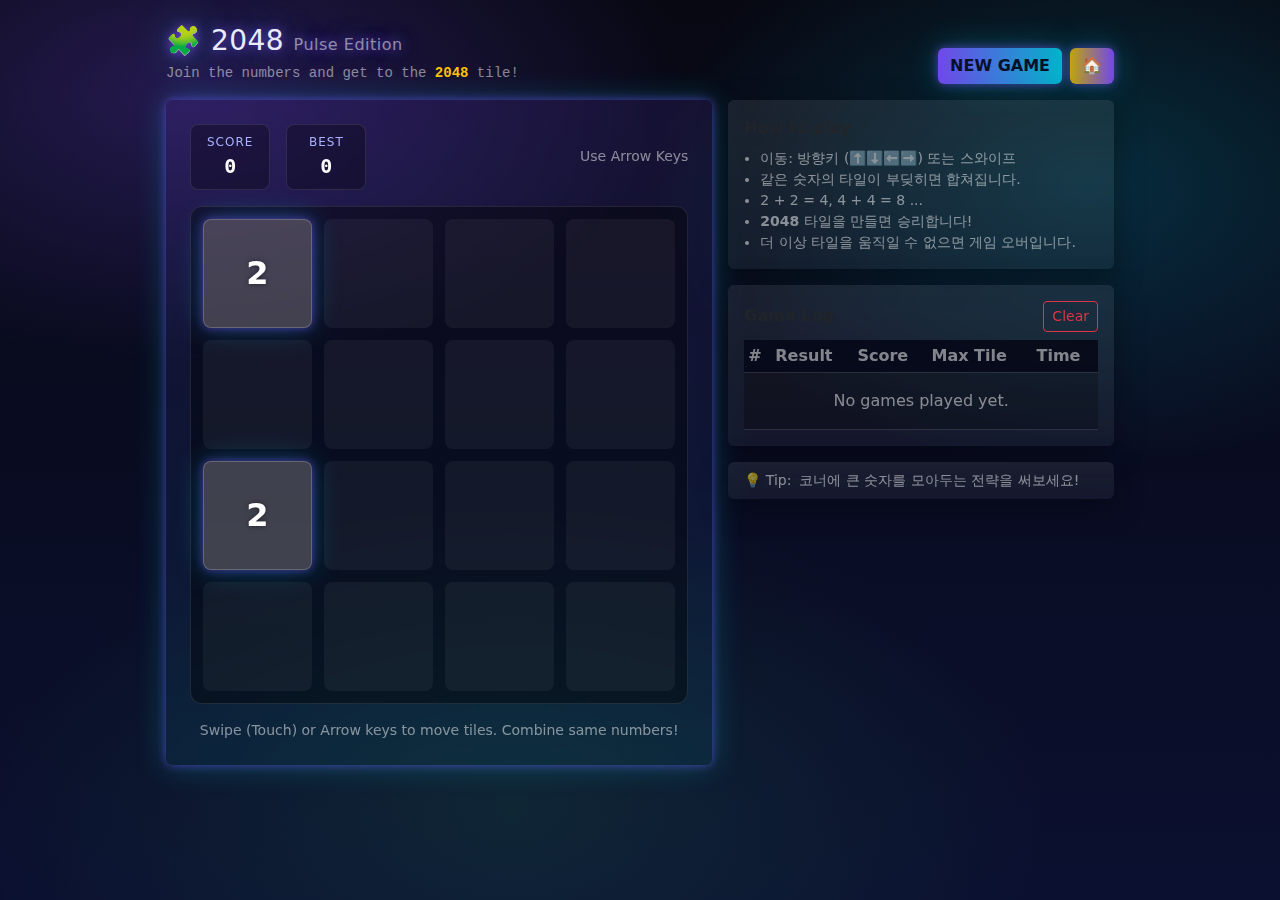
<file: templates/game-2048.html>
<!doctype html>
<html lang="ko">

<head>
    <meta charset="utf-8" />
    <meta name="viewport" content="width=device-width, initial-scale=1, maximum-scale=1, user-scalable=no" />
    <title>🧩 2048</title>

    <link href="https://cdn.jsdelivr.net/npm/bootstrap@5.3.3/dist/css/bootstrap.min.css" rel="stylesheet">
    <link rel="stylesheet" href="../css/template_style.css">
    <style>
        /* 추가적인 커스텀 스타일이 필요하면 여기에 작성 */
        .score-box {
            background: rgba(0, 0, 0, 0.3);
            border: 1px solid rgba(255, 255, 255, 0.1);
            border-radius: 8px;
            padding: 8px 16px;
            min-width: 80px;
            text-align: center;
        }

        .score-label {
            font-size: 0.75rem;
            color: #a9b2ff;
            text-transform: uppercase;
            letter-spacing: 1px;
        }

        .score-value {
            font-size: 1.25rem;
            font-weight: 800;
            color: #fff;
            font-family: ui-monospace, monospace;
        }
    </style>
</head>

<body class="py-4">
    <div class="wrap px-3">
        <!-- Header -->
        <div class="d-flex flex-wrap align-items-end justify-content-between gap-2 mb-3">
            <div>
                <h1 class="h3 mb-1 neon-title">🧩 2048 <span class="fs-6 text-white-50">Pulse Edition</span></h1>
                <div class="text-white-50 small">
                    <span class="mono">Join the numbers and get to the <strong class="text-warning">2048</strong>
                        tile!</span>
                </div>
            </div>

            <div class="d-flex flex-wrap gap-2">
                <button id="btnNewGame" class="btn btn-neon">NEW GAME</button>
                <button id="btnGotoIndex" class="btn btn-neon3">🏠</button>
            </div>
        </div>

        <div class="row g-3">
            <!-- Left: Game Area -->
            <div class="col-12 col-lg-7">
                <div class="card glass machine border-0">
                    <div class="card-body p-3 p-md-4">

                        <!-- Score Board -->
                        <div class="d-flex justify-content-between align-items-center mb-3">
                            <div class="d-flex gap-3">
                                <div class="score-box">
                                    <div class="score-label">Score</div>
                                    <div id="scoreCurrent" class="score-value">0</div>
                                </div>
                                <div class="score-box">
                                    <div class="score-label">Best</div>
                                    <div id="scoreBest" class="score-value">0</div>
                                </div>
                            </div>
                            <div class="text-white-50 small text-end">
                                <i class="bi bi-arrows-move"></i> Use Arrow Keys
                            </div>
                        </div>

                        <!-- Game Grid -->
                        <div class="grid-2048" id="grid2048">
                            <!-- Tiles will be generated by JS -->
                            <!-- 16 empty cells for background grid -->
                            <div class="tile-empty"></div>
                            <div class="tile-empty"></div>
                            <div class="tile-empty"></div>
                            <div class="tile-empty"></div>
                            <div class="tile-empty"></div>
                            <div class="tile-empty"></div>
                            <div class="tile-empty"></div>
                            <div class="tile-empty"></div>
                            <div class="tile-empty"></div>
                            <div class="tile-empty"></div>
                            <div class="tile-empty"></div>
                            <div class="tile-empty"></div>
                            <div class="tile-empty"></div>
                            <div class="tile-empty"></div>
                            <div class="tile-empty"></div>
                            <div class="tile-empty"></div>

                            <!-- Game Over / Win Overlay -->
                            <div id="gameOverlay" class="overlay">
                                <div class="overlay-title" id="overlayMessage">GAME OVER</div>
                                <button id="btnTryAgain" class="btn btn-neon btn-lg">Try Again</button>
                            </div>
                        </div>

                        <div class="mt-3 text-center text-white-50 small">
                            Swipe (Touch) or Arrow keys to move tiles. Combine same numbers!
                        </div>
                    </div>
                </div>
            </div>

            <!-- Right: Guide & Log -->
            <div class="col-12 col-lg-5">
                <!-- Rules -->
                <div class="card glass border-0 mb-3">
                    <div class="card-body">
                        <div class="d-flex align-items-center gap-2 mb-2">
                            <div class="fw-bold">How to play</div>
                        </div>
                        <ul class="small text-white-50 mb-0 ps-3">
                            <li>이동: 방향키 (⬆️⬇️⬅️➡️) 또는 스와이프</li>
                            <li>같은 숫자의 타일이 부딪히면 합쳐집니다.</li>
                            <li>2 + 2 = 4, 4 + 4 = 8 ...</li>
                            <li><strong>2048</strong> 타일을 만들면 승리합니다!</li>
                            <li>더 이상 타일을 움직일 수 없으면 게임 오버입니다.</li>
                        </ul>
                    </div>
                </div>

                <!-- Stats/Logs -->
                <div class="card glass border-0">
                    <div class="card-body">
                        <div class="d-flex align-items-center justify-content-between gap-2 mb-2">
                            <div class="fw-bold">Game Log</div>
                            <button id="btnClearLog" class="btn btn-outline-danger btn-sm">Clear</button>
                        </div>

                        <div class="table-responsive" style="max-height: 300px;">
                            <table class="table table-sm table-darkish align-middle mb-0">
                                <thead style="position: sticky; top: 0; background: rgba(10,15,35,.95);">
                                    <tr>
                                        <th class="text-white-50">#</th>
                                        <th class="text-white-50">Result</th>
                                        <th class="text-white-50">Score</th>
                                        <th class="text-white-50">Max Tile</th>
                                        <th class="text-white-50">Time</th>
                                    </tr>
                                </thead>
                                <tbody id="logBody">
                                    <tr>
                                        <td colspan="5" class="text-white-50 text-center py-3">No games played yet.</td>
                                    </tr>
                                </tbody>
                            </table>
                        </div>
                    </div>
                </div>

                <!-- Tip -->
                <div class="card glass border-0 mt-3">
                    <div class="card-body py-2">
                        <div class="d-flex align-items-center gap-2 small text-white-50">
                            <span>💡 Tip:</span>
                            <span>코너에 큰 숫자를 모아두는 전략을 써보세요!</span>
                        </div>
                    </div>
                </div>
            </div>
        </div>
    </div>

    <script src="https://cdn.jsdelivr.net/npm/bootstrap@5.3.3/dist/js/bootstrap.bundle.min.js"></script>
    <script src="../script/script-2048.js"></script>
</body>

</html>
</file>
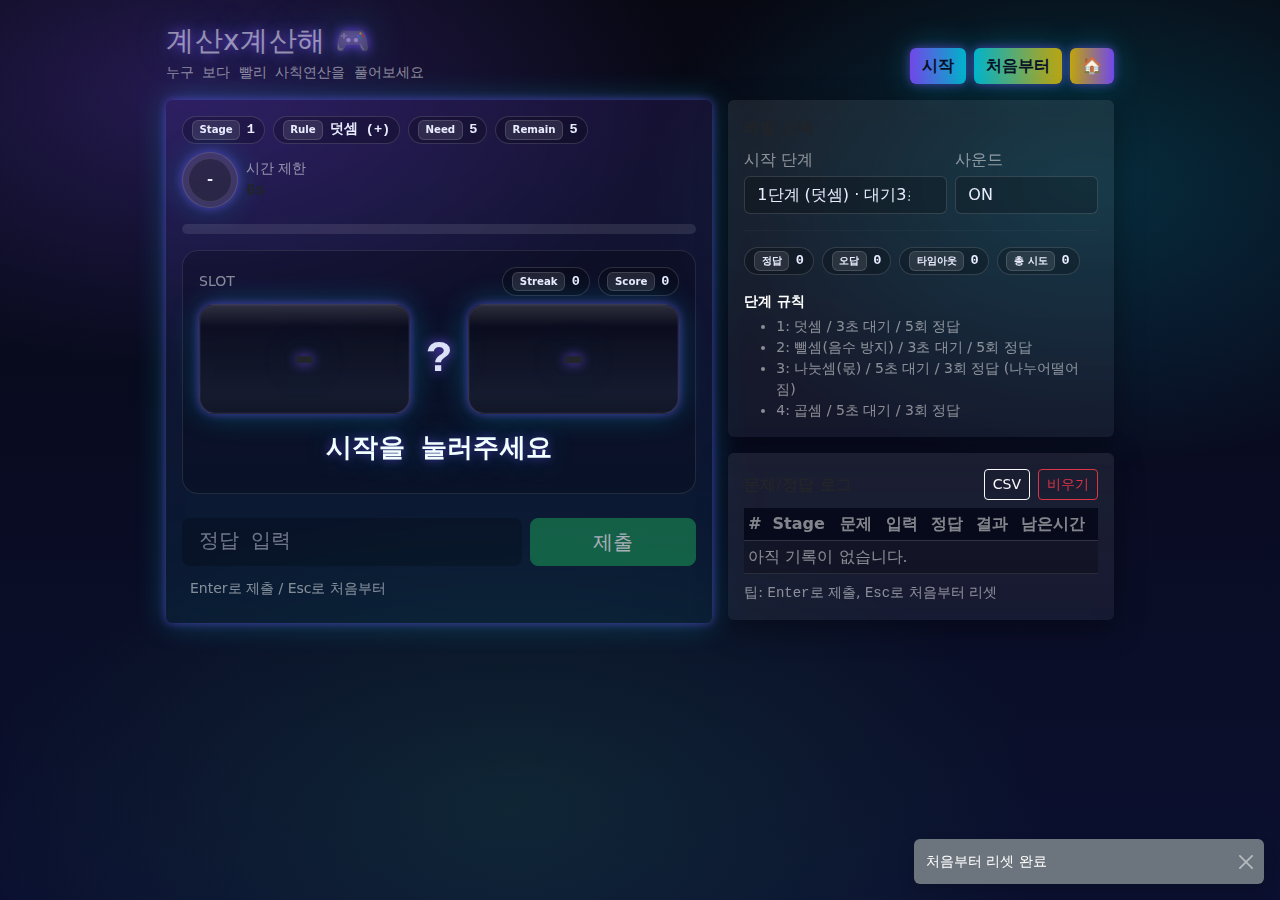
<file: templates/game-multi-calc.html>
<!doctype html>
<html lang="ko">
<head>
  <meta charset="utf-8" />
  <meta name="viewport" content="width=device-width, initial-scale=1" />
  <title>🎮️ Gamdori</title>

  <link href="https://cdn.jsdelivr.net/npm/bootstrap@5.3.3/dist/css/bootstrap.min.css" rel="stylesheet">
  <link rel="stylesheet" href="../css/template_style.css">
</head>

<body class="py-4">
  <div class="wrap px-3">
    <div class="d-flex flex-wrap align-items-end justify-content-between gap-2 mb-3">
      <div>
        <h1 class="h3 mb-1 neon-title"><span class="text-white-50">계산x계산해 🎮️</span></h1>
        <div class="text-white-50 small">
          <span class="mono">누구 보다 빨리 사칙연산을 풀어보세요</span>
        </div>
      </div>

      <div class="d-flex flex-wrap gap-2">
        <button id="btnStart" class="btn btn-neon">시작</button>
        <!-- <button id="btnRestartStage" class="btn btn-outline-light">현재 단계 재시작</button> -->
        <button id="btnRestartAll" class="btn btn-neon2">처음부터</button>
        <button id="btnGotoIndex" class="btn btn-neon3">🏠</button>
      </div>
    </div>

    <div class="row g-3">
      <!-- Left: Machine -->
      <div class="col-12 col-lg-7">
        <div class="card glass machine border-0">
          <div class="card-body">
            <div class="d-flex flex-wrap align-items-center justify-content-between gap-2 mb-3">
              <div class="d-flex flex-wrap gap-2">
                <span class="chip"><span class="badge badge-soft">Stage</span> <span id="hudStage" class="mono fw-bold">-</span></span>
                <span class="chip"><span class="badge badge-soft">Rule</span> <span id="hudRule" class="mono fw-bold">-</span></span>
                <span class="chip"><span class="badge badge-soft">Need</span> <span id="hudNeed" class="mono fw-bold">-</span></span>
                <span class="chip"><span class="badge badge-soft">Remain</span> <span id="hudRemain" class="mono fw-bold">-</span></span>
              </div>

              <div class="d-flex align-items-center gap-2">
                <div class="timer-ring" id="timerRing" style="--p:0%;">
                  <div class="mono" id="timerText">-</div>
                </div>
                <div>
                  <div class="text-white-50 small">시간 제한</div>
                  <div class="mono fw-bold"><span id="hudTimeLimit">-</span>s</div>
                </div>
              </div>
            </div>

            <div class="progress mb-3" style="height: 10px; background: rgba(255,255,255,.10);">
              <div id="progressBar" class="progress-bar progress-bar-striped progress-bar-animated" style="width:0%"></div>
            </div>

            <!-- Slot Reels -->
            <div class="p-3 rounded-4" style="background: rgba(0,0,0,.20); border: 1px solid rgba(255,255,255,.10);">
              <div class="d-flex align-items-center justify-content-between mb-2">
                <div class="text-white-50 small">SLOT</div>
                <div class="d-flex flex-wrap gap-2">
                  <span class="chip"><span class="badge badge-soft">Streak</span> <span id="hudStreak" class="mono fw-bold">0</span></span>
                  <span class="chip"><span class="badge badge-soft">Score</span> <span id="hudScore" class="mono fw-bold">0</span></span>
                </div>
              </div>

              <div class="reels mb-3">
                <div class="reel" id="reelA">
                  <div class="stack" id="stackA"></div>
                  <div class="window mono" id="windowA">-</div>
                </div>

                <div class="op mono" id="opSymbol">?</div>

                <div class="reel" id="reelB">
                  <div class="stack" id="stackB"></div>
                  <div class="window mono" id="windowB">-</div>
                </div>
              </div>

              <div class="d-flex justify-content-center mb-2">
                <div class="question-line mono text-center" id="questionLine">시작을 눌러주세요</div>
              </div>

              <div class="text-center">
                <span id="spinBadge" class="badge text-bg-secondary mono d-none blink">SPINNING...</span>
              </div>
            </div>

            <form id="answerForm" class="row g-2 align-items-center mt-3">
              <div class="col-12 col-md-8">
                <input id="answerInput" class="form-control form-control-lg mono" type="number" inputmode="numeric" placeholder="정답 입력" disabled />
              </div>
              <div class="col-12 col-md-4 d-grid">
                <button id="btnSubmit" class="btn btn-success btn-lg" type="submit" disabled>제출</button>
              </div>
            </form>
            <div class="p-2 form-text text-white-50">Enter로 제출 / Esc로 처음부터</div>
          </div>
        </div>
      </div>

      <!-- Right: Controls + Log -->
      <div class="col-12 col-lg-5">
        <div class="card glass border-0 mb-3">
          <div class="card-body">
            <div class="d-flex align-items-center justify-content-between gap-2 mb-2">
              <div class="fw-bold">레벨 선택</div>
              <!-- <span class="text-white-50 small">선택 후 시작</span> -->
            </div>

            <div class="row g-2 align-items-end">
              <div class="col-7">
                <label class="form-label text-white-50 mb-1">시작 단계</label>
                <select id="stageSelect" class="form-select">
                  <option value="1">1단계 (덧셈) · 대기3초 · 5회</option>
                  <option value="2" disabled>2단계 (뺄셈) · 대기3초 · 5회</option>
                  <option value="3" disabled>3단계 (나눗셈-몫) · 대기5초 · 3회</option>
                  <option value="4" disabled>4단계 (곱셈) · 대기5초 · 3회</option>
                </select>
              </div>
              <div class="col-5">
                <label class="form-label text-white-50 mb-1">사운드</label>
                <select id="soundSelect" class="form-select">
                  <option value="on" selected>ON</option>
                  <option value="off">OFF</option>
                </select>
              </div>
            </div>

            <hr style="border-color: rgba(255,255,255,.12);" />

            <div class="d-flex flex-wrap gap-2">
              <span class="chip"><span class="badge badge-soft">정답</span> <span id="hudCorrect" class="mono fw-bold">0</span></span>
              <span class="chip"><span class="badge badge-soft">오답</span> <span id="hudWrong" class="mono fw-bold">0</span></span>
              <span class="chip"><span class="badge badge-soft">타임아웃</span> <span id="hudTimeout" class="mono fw-bold">0</span></span>
              <span class="chip"><span class="badge badge-soft">총 시도</span> <span id="hudAttempt" class="mono fw-bold">0</span></span>
            </div>

            <div class="mt-3 small text-white-50">
              <div class="fw-semibold text-white mb-1">단계 규칙</div>
              <ul class="mb-0">
                <li>1: 덧셈 / 3초 대기 / 5회 정답</li>
                <li>2: 뺄셈(음수 방지) / 3초 대기 / 5회 정답</li>
                <li>3: 나눗셈(몫) / 5초 대기 / 3회 정답 (나누어떨어짐)</li>
                <li>4: 곱셈 / 5초 대기 / 3회 정답</li>
              </ul>
            </div>
          </div>
        </div>

        <div class="card glass border-0">
          <div class="card-body">
            <div class="d-flex align-items-center justify-content-between gap-2 mb-2">
              <div class="fw-bold">문제/정답 로그</div>
              <div class="d-flex gap-2">
                <button id="btnDownloadCsv" class="btn btn-outline-light btn-sm">CSV</button>
                <button id="btnClearLog" class="btn btn-outline-danger btn-sm">비우기</button>
              </div>
            </div>

            <div class="table-responsive" style="max-height: 360px;">
              <table class="table table-sm table-darkish align-middle mb-0">
                <thead style="position: sticky; top: 0; background: rgba(10,15,35,.95);">
                  <tr>
                    <th class="text-white-50">#</th>
                    <th class="text-white-50">Stage</th>
                    <th class="text-white-50">문제</th>
                    <th class="text-white-50">입력</th>
                    <th class="text-white-50">정답</th>
                    <th class="text-white-50">결과</th>
                    <th class="text-white-50">남은시간</th>
                  </tr>
                </thead>
                <tbody id="logBody">
                  <tr><td colspan="7" class="text-white-50">아직 기록이 없습니다.</td></tr>
                </tbody>
              </table>
            </div>

            <div class="text-white-50 small mt-2">
              팁: <span class="mono">Enter</span>로 제출, <span class="mono">Esc</span>로 처음부터 리셋
            </div>
          </div>
        </div>
      </div>
    </div>

    <!-- Toast -->
    <div class="toast-container position-fixed bottom-0 end-0 p-3" style="z-index: 1080;">
      <div id="toast" class="toast align-items-center text-bg-dark border-0" role="alert" aria-live="assertive" aria-atomic="true">
        <div class="d-flex">
          <div id="toastBody" class="toast-body">-</div>
          <button type="button" class="btn-close btn-close-white me-2 m-auto" data-bs-dismiss="toast" aria-label="Close"></button>
        </div>
      </div>
    </div>

  </div>

  <script src="https://cdn.jsdelivr.net/npm/bootstrap@5.3.3/dist/js/bootstrap.bundle.min.js"></script>
  <script src="../script/script-multi.js"></script>
</body>
</html>
</file>
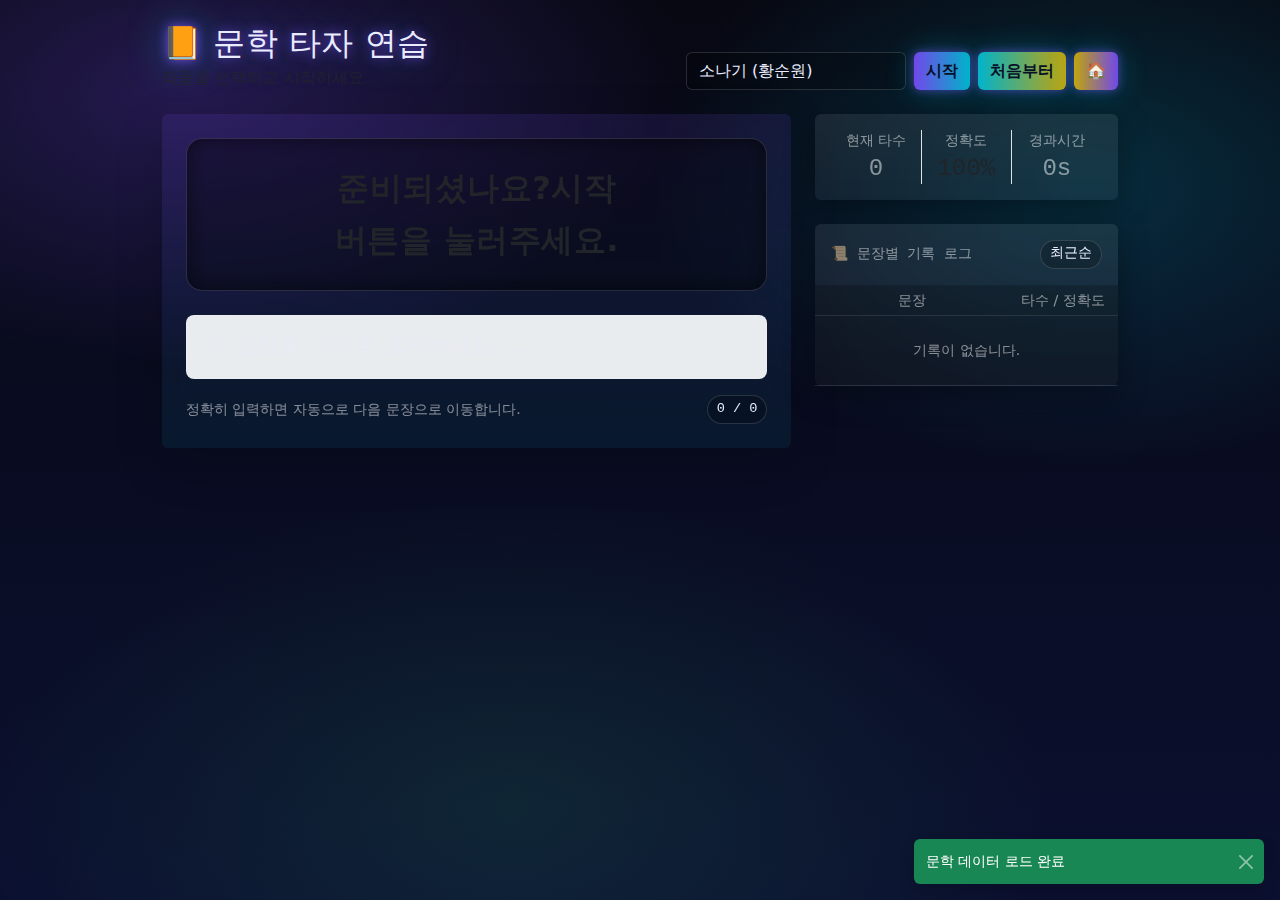
<file: templates/game-novel-typing.html>
<!doctype html>
<html lang="ko">
<head>
  <meta charset="utf-8" />
  <meta name="viewport" content="width=device-width, initial-scale=1" />
  <title>⌨️ 문학 타자 연습</title>

  <link href="https://cdn.jsdelivr.net/npm/bootstrap@5.3.3/dist/css/bootstrap.min.css" rel="stylesheet">
  <link rel="stylesheet" href="../css/template_style.css">

  <style>
    .word-display {
      font-size: 2rem;
      font-weight: 700;
      letter-spacing: .5px;
      min-height: 120px;
      display: flex;
      flex-wrap: wrap;
      align-items: center;
      justify-content: center;
      padding: 24px;
      background: rgba(0,0,0,.35);
      border-radius: 16px;
      border: 1px solid rgba(255,255,255,.12);
      box-shadow: inset 0 0 20px rgba(0,0,0,.5);
      line-height: 1.6;
      word-break: keep-all;
    }

    .char {
      transition: all .1s ease;
      color: rgba(233,236,255,.35);
      white-space: pre;
      position: relative;
    }

    .char.current {
      color: var(--text);
      text-decoration: underline;
      text-decoration-color: var(--neon2);
      text-underline-offset: 6px;
      text-shadow: var(--glow);
    }

    .char.correct {
      color: var(--good);
      text-shadow: 0 0 10px rgba(56,239,125,.4);
    }

    .char.wrong {
      color: var(--bad);
      text-shadow: 0 0 10px rgba(255,77,109,.4);
      text-decoration: line-through;
    }

    .log-scroll { max-height: 300px; overflow-y: auto; }
    #inputField { font-size: 1.25rem; letter-spacing: 1px; }
  </style>
</head>

<body class="py-4">
  <div class="container wrap">

    <!-- ================= Header ================= -->
    <div class="d-flex flex-wrap align-items-end justify-content-between gap-3 mb-4">
      <div>
        <h1 class="h2 mb-1 neon-title">📙 문학 타자 연습</h1>
        <p class="text-muted mb-0" id="hudNovelTitle">작품을 선택하고 시작하세요</p>
      </div>
      <div class="d-flex gap-2 flex-wrap">
        <select id="novelSelect" class="form-select" style="width: 220px;">
          <option>로딩 중...</option>
        </select>
        <button id="btnStart" class="btn btn-neon">시작</button>
        <button id="btnRestartAll" class="btn btn-neon2">처음부터</button>
        <button id="btnGotoIndex" class="btn btn-neon3">🏠</button>
      </div>
    </div>

    <!-- ================= Main Layout ================= -->
    <div class="row g-4">

      <!-- ===== Left : Typing Machine ===== -->
      <div class="col-lg-8">
        <div class="card glass machine border-0 shadow-lg mb-4">
          <div class="card-body p-4">

            <!-- Sentence Display -->
            <div id="wordDisplay" class="word-display mb-4">
              준비되셨나요? <span class="text-neon">시작</span> 버튼을 눌러주세요.
            </div>

            <!-- Input -->
            <input
              type="text"
              id="inputField"
              class="form-control form-control-lg py-3 mono"
              placeholder="위 문장을 그대로 입력하세요..."
              autocomplete="off"
              disabled
            />

            <!-- Progress -->
            <div class="mt-3 d-flex justify-content-between align-items-center">
              <span class="text-white-50 small">정확히 입력하면 자동으로 다음 문장으로 이동합니다.</span>
              <span id="progressInfo" class="chip mono">0 / 0</span>
            </div>

          </div>
        </div>
      </div>

      <!-- ===== Right : HUD + Log ===== -->
      <div class="col-lg-4">

        <!-- ===== HUD ===== -->
        <div class="card glass border-0 mb-4">
          <div class="card-body p-3">
            <div class="row g-0 text-center">
              <div class="col-4 border-end border-white-10">
                <div class="small text-white-50 mb-1">현재 타수</div>
                <div id="hudWpm" class="h4 mb-0 mono text-white-50">0</div>
              </div>
              <div class="col-4 border-end border-white-10">
                <div class="small text-white-50 mb-1">정확도</div>
                <div id="hudAcc" class="h4 mb-0 mono text-white-50">100%</div>
              </div>
              <div class="col-4">
                <div class="small text-white-50 mb-1">경과시간</div>
                <div id="hudTimer" class="h4 mb-0 mono text-white-50">0s</div>
              </div>
            </div>
          </div>
        </div>

        <!-- ===== Log ===== -->
        <div class="card glass border-0">
          <div class="card-header bg-transparent border-white-10 py-3 d-flex justify-content-between align-items-center">
            <h6 class="mb-0 small mono text-white-50">📜 문장별 기록 로그</h6>
            <span class="chip mono">최근순</span>
          </div>
          <div class="card-body p-0">
            <div class="log-scroll">
              <table class="table table-darkish table-sm mb-0 text-center align-middle">
                <thead class="sticky-top bg-panel">
                  <tr>
                    <th class="text-white-50 small fw-normal">문장</th>
                    <th class="text-white-50 small fw-normal" style="width: 110px;">타수 / 정확도</th>
                  </tr>
                </thead>
                <tbody id="logBody" class="small">
                  <tr><td colspan="2" class="py-4 text-white-50">기록이 없습니다.</td></tr>
                </tbody>
              </table>
            </div>
          </div>
        </div>

      </div>
    </div>

    <!-- ================= Toast ================= -->
    <div class="toast-container position-fixed bottom-0 end-0 p-3">
      <div id="toast" class="toast align-items-center text-bg-dark border-0" role="alert">
        <div class="d-flex">
          <div id="toastBody" class="toast-body">-</div>
          <button type="button" class="btn-close btn-close-white me-2 m-auto" data-bs-dismiss="toast"></button>
        </div>
      </div>
    </div>

  </div>

  <script src="https://cdn.jsdelivr.net/npm/bootstrap@5.3.3/dist/js/bootstrap.bundle.min.js"></script>
  <script src="../script/script-novel-typing.js"></script>
</body>
</html>
</file>
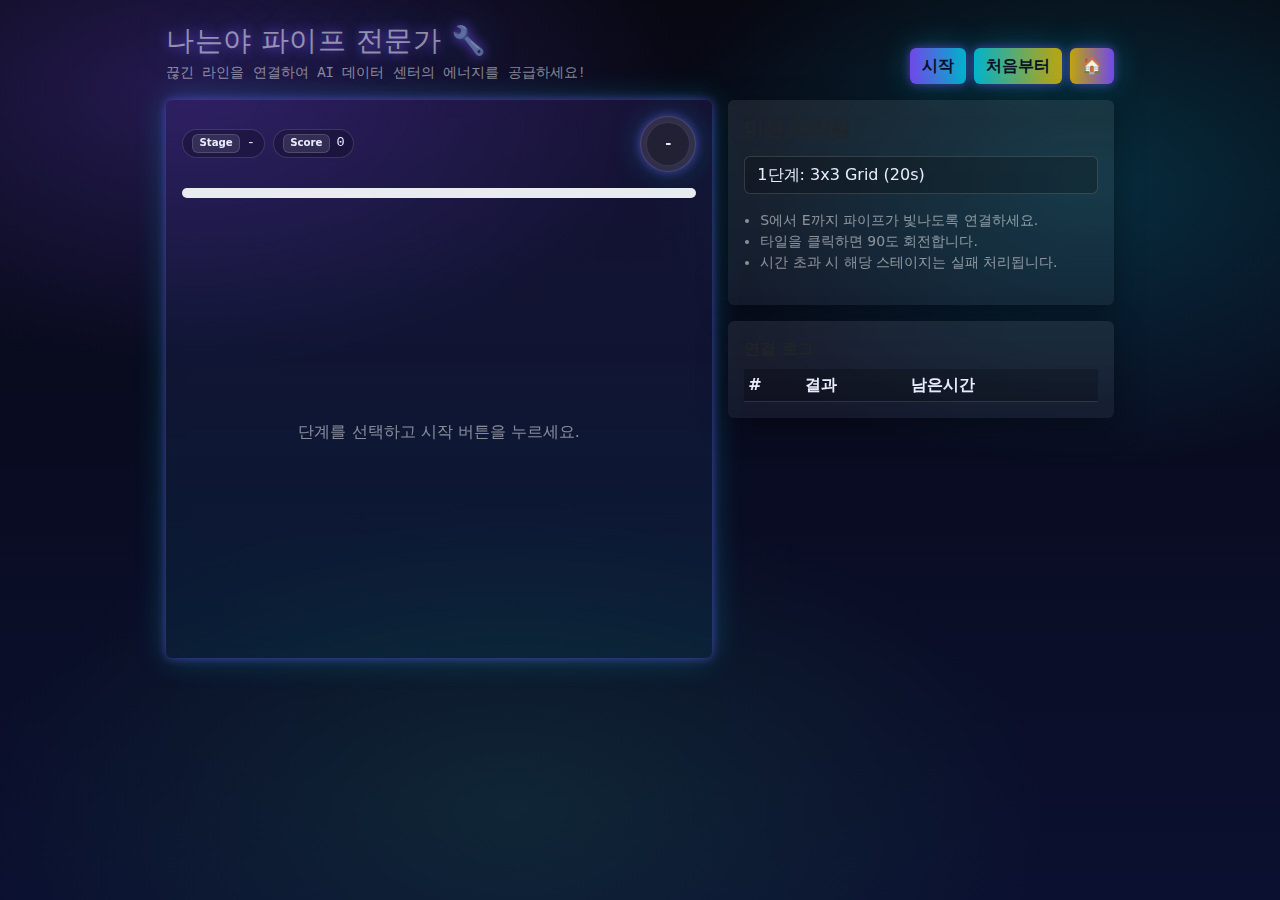
<file: templates/game-pipe.html>
<!doctype html>
<html lang="ko">
<head>
  <meta charset="utf-8" />
  <meta name="viewport" content="width=device-width, initial-scale=1" />
  <title>🔧 파이프기사</title>
  <link href="https://cdn.jsdelivr.net/npm/bootstrap@5.3.3/dist/css/bootstrap.min.css" rel="stylesheet">
  <link rel="stylesheet" href="../css/template_style.css">
  <style>
    .pipe-grid { display: grid; gap: 6px; margin: 0 auto; background: rgba(0,0,0,0.3); padding: 15px; border-radius: 16px; border: 1px solid rgba(255,255,255,0.1); width: fit-content; }
    .pipe-tile { width: 65px; height: 65px; background: var(--panel); border: 1px solid rgba(255,255,255,0.1); border-radius: 10px; cursor: pointer; display: flex; align-items: center; justify-content: center; transition: all 0.2s; position: relative; }
    .pipe-tile:hover:not(.fixed) { background: rgba(124,77,255,0.2); transform: scale(1.02); }
    .pipe-tile.fixed { cursor: default; background: rgba(255,255,255,0.05); color: var(--warn); font-weight: bold; }
    .pipe-svg { width: 85%; height: 85%; fill: none; stroke: #444; stroke-width: 10; stroke-linecap: round; transition: stroke 0.3s; }
    .connected .pipe-svg { stroke: var(--neon2); filter: drop-shadow(0 0 8px var(--neon2)); }
    .tile-s, .tile-e { font-size: 1.3rem; z-index: 2; font-weight: 900; text-shadow: var(--glow); }
  </style>
</head>
<body class="py-4">
  <div class="wrap px-3">
    <div class="d-flex flex-wrap align-items-end justify-content-between gap-2 mb-3">
      <div>
        <h1 class="h3 mb-1 neon-title"><span class="text-white-50">나는야 파이프 전문가 🔧</span></h1>
        <div class="text-white-50 small"><span class="mono">끊긴 라인을 연결하여 AI 데이터 센터의 에너지를 공급하세요!</span></div>
      </div>
      <div class="d-flex flex-wrap gap-2">
        <button id="btnStart" class="btn btn-neon">시작</button>
        <button id="btnRestartAll" class="btn btn-neon2">처음부터</button>
        <button id="btnGotoIndex" class="btn btn-neon3">🏠</button>
      </div>
    </div>

    <div class="row g-3">
      <div class="col-12 col-lg-7">
        <div class="card glass machine border-0">
          <div class="card-body">
            <div class="d-flex justify-content-between mb-3 align-items-center">
              <div class="d-flex gap-2">
                <span class="chip"><span class="badge badge-soft">Stage</span> <span id="hudStage" class="mono">-</span></span>
                <span class="chip"><span class="badge badge-soft">Score</span> <span id="hudScore" class="mono">0</span></span>
              </div>
              <div class="timer-ring" id="timerRing"><div id="timerText" class="mono">-</div></div>
            </div>
            <div class="progress mb-4" style="height: 10px;"><div id="progressBar" class="progress-bar progress-bar-striped progress-bar-animated bg-info" style="width:0%"></div></div>
            <div id="gameBoard" class="d-flex justify-content-center align-items-center p-2" style="min-height: 420px;">
                <div class="text-white-50">단계를 선택하고 시작 버튼을 누르세요.</div>
            </div>
          </div>
        </div>
      </div>

      <div class="col-12 col-lg-5">
        <div class="card glass border-0 mb-3">
          <div class="card-body">
            <h5 class="fw-bold mb-3">미션 브리핑</h5>
            <select id="stageSelect" class="form-select mb-3">
                <option value="1">1단계: 3x3 Grid (20s)</option>
                <option value="2">2단계: 4x4 Grid (40s)</option>
                <option value="3">3단계: 5x5 Grid (60s)</option>
                <option value="4">4단계: 6x6 Grid (80s)</option>
                <option value="5">5단계: 7x7 Grid (100s)</option>
            </select>
            <div class="small text-white-50">
                <ul class="ps-3">
                    <li>S에서 E까지 파이프가 빛나도록 연결하세요.</li>
                    <li>타일을 클릭하면 90도 회전합니다.</li>
                    <li>시간 초과 시 해당 스테이지는 실패 처리됩니다.</li>
                </ul>
            </div>
          </div>
        </div>
        <div class="card glass border-0">
          <div class="card-body">
            <div class="fw-bold mb-2">연결 로그</div>
            <div class="table-responsive" style="max-height: 250px;">
              <table class="table table-sm table-darkish align-middle mb-0">
                <thead><tr><th>#</th><th>결과</th><th>남은시간</th></tr></thead>
                <tbody id="logBody"></tbody>
              </table>
            </div>
          </div>
        </div>
      </div>
    </div>
  </div>

  <div class="toast-container position-fixed bottom-0 end-0 p-3">
    <div id="gameToast" class="toast align-items-center text-bg-dark border-0" role="alert">
      <div class="d-flex"><div id="toastBody" class="toast-body"></div></div>
    </div>
  </div>

  <script src="https://cdn.jsdelivr.net/npm/bootstrap@5.3.3/dist/js/bootstrap.bundle.min.js"></script>
  <script src="../script/script-pipe.js"></script>
</body>
</html>
</file>
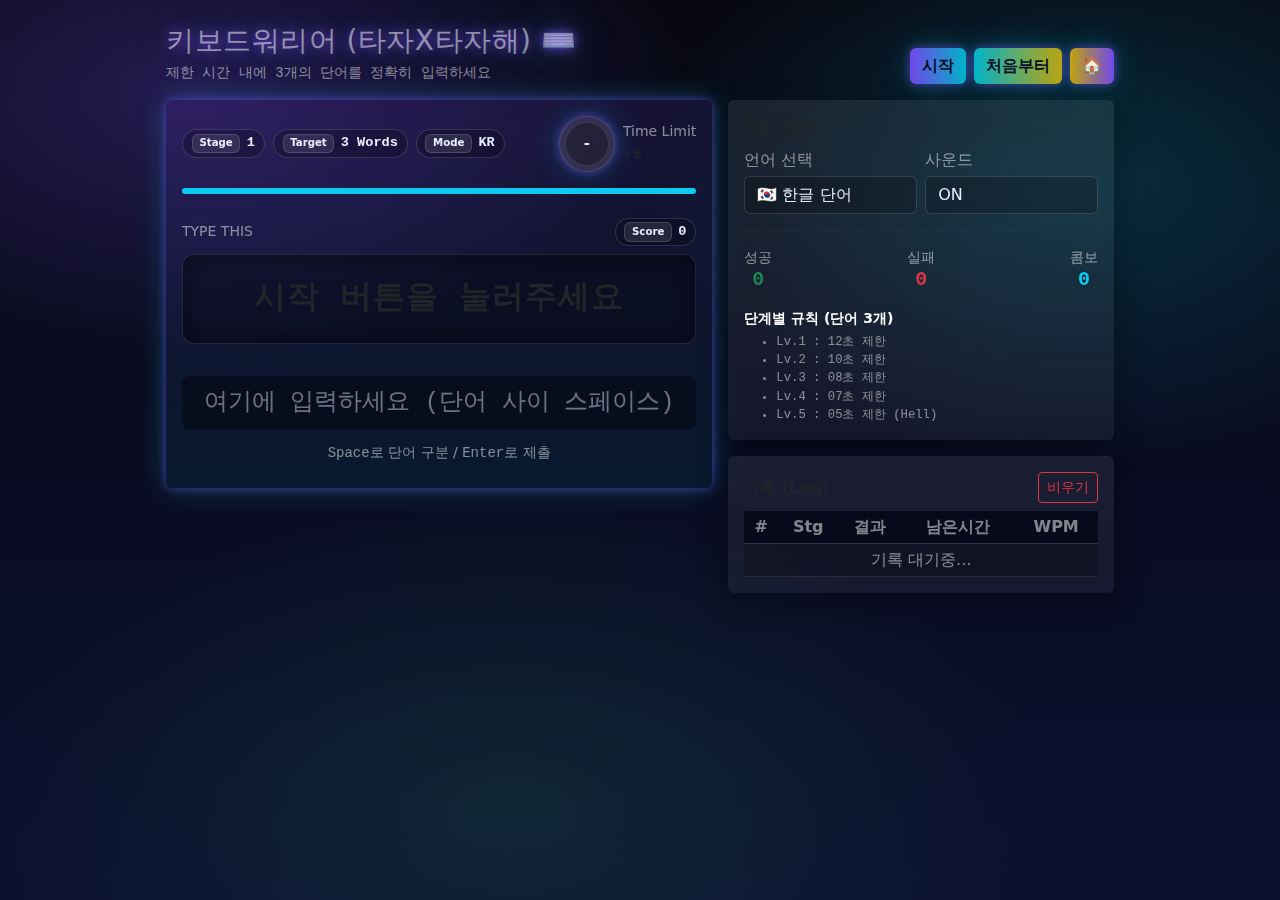
<file: templates/game-speed-typing.html>
<!doctype html>
<html lang="ko">
<head>
  <meta charset="utf-8" />
  <meta name="viewport" content="width=device-width, initial-scale=1" />
  <title>⌨️ TypeDori</title>

  <link href="https://cdn.jsdelivr.net/npm/bootstrap@5.3.3/dist/css/bootstrap.min.css" rel="stylesheet">
  <link rel="stylesheet" href="../css/template_style.css">
  <style>
    /* 타이핑 게임 전용 추가 스타일 */
    .word-display {
      font-size: 2rem;
      font-weight: 700;
      letter-spacing: 1px;
      min-height: 80px;
      display: flex;
      flex-wrap: wrap;
      align-items: center;
      justify-content: center;
      gap: 10px;
      padding: 20px;
      background: rgba(0,0,0,.3);
      border-radius: 12px;
      border: 1px solid rgba(255,255,255,.1);
    }
    
    .char { transition: color 0.1s; color: var(--text); opacity: 0.5; }
    .char.current { text-decoration: underline; text-decoration-color: var(--neon2); opacity: 1; }
    .char.correct { color: var(--good); opacity: 1; text-shadow: 0 0 10px rgba(56, 239, 125, 0.5); }
    .char.wrong { color: var(--bad); opacity: 1; text-shadow: 0 0 10px rgba(255, 77, 109, 0.5); }
    .char.space { width: 10px; } /* 스페이스바 시각적 간격 */
  </style>
</head>

<body class="py-4">
  <div class="wrap px-3">
    <div class="d-flex flex-wrap align-items-end justify-content-between gap-2 mb-3">
      <div>
        <h1 class="h3 mb-1 neon-title"><span class="text-white-50">키보드워리어 (타자X타자해) ⌨️</span></h1>
        <div class="text-white-50 small">
          <span class="mono">제한 시간 내에 3개의 단어를 정확히 입력하세요</span>
        </div>
      </div>

      <div class="d-flex flex-wrap gap-2">
        <button id="btnStart" class="btn btn-neon">시작</button>
        <button id="btnRestartAll" class="btn btn-neon2">처음부터</button>
        <button id="btnGotoIndex" class="btn btn-neon3">🏠</button>
      </div>
    </div>

    <div class="row g-3">
      <div class="col-12 col-lg-7">
        <div class="card glass machine border-0">
          <div class="card-body">
            <div class="d-flex flex-wrap align-items-center justify-content-between gap-2 mb-3">
              <div class="d-flex flex-wrap gap-2">
                <span class="chip"><span class="badge badge-soft">Stage</span> <span id="hudStage" class="mono fw-bold">1</span></span>
                <span class="chip"><span class="badge badge-soft">Target</span> <span class="mono fw-bold">3 Words</span></span>
                <span class="chip"><span class="badge badge-soft">Mode</span> <span id="hudLang" class="mono fw-bold">KR</span></span>
              </div>

              <div class="d-flex align-items-center gap-2">
                <div class="timer-ring" id="timerRing" style="--p:0%;">
                  <div class="mono" id="timerText">-</div>
                </div>
                <div>
                  <div class="text-white-50 small">Time Limit</div>
                  <div class="mono fw-bold"><span id="hudTimeLimit">-</span>s</div>
                </div>
              </div>
            </div>

            <div class="progress mb-4" style="height: 6px; background: rgba(255,255,255,.10);">
              <div id="progressBar" class="progress-bar bg-info" style="width:100%"></div>
            </div>

            <div class="mb-4">
              <div class="d-flex align-items-center justify-content-between mb-2">
                <div class="text-white-50 small">TYPE THIS</div>
                <div class="d-flex flex-wrap gap-2">
                  <span class="chip"><span class="badge badge-soft">Score</span> <span id="hudScore" class="mono fw-bold">0</span></span>
                </div>
              </div>

              <div id="wordDisplay" class="word-display mono">
                시작 버튼을 눌러주세요
              </div>
            </div>

            <form id="answerForm" class="row g-2 align-items-center mt-3">
              <div class="col-12">
                <input id="answerInput" class="form-control form-control-lg mono text-center" type="text" 
                       placeholder="여기에 입력하세요 (단어 사이 스페이스)" autocomplete="off" disabled 
                       style="font-size: 1.5rem; background: rgba(0,0,0,0.4); color: white;" />
              </div>
              <div class="col-12 d-none">
                <button id="btnSubmit" class="btn btn-success w-100" type="submit">제출</button>
              </div>
            </form>
            <div class="p-2 form-text text-white-50 text-center">
              <span class="mono">Space</span>로 단어 구분 / <span class="mono">Enter</span>로 제출
            </div>
          </div>
        </div>
      </div>

      <div class="col-12 col-lg-5">
        <div class="card glass border-0 mb-3">
          <div class="card-body">
            <div class="fw-bold mb-2">게임 설정</div>

            <div class="row g-2 align-items-end">
              <div class="col-6">
                <label class="form-label text-white-50 mb-1">언어 선택</label>
                <select id="langSelect" class="form-select">
                  <option value="KR" selected>🇰🇷 한글 단어</option>
                  <option value="EN">🇺🇸 영어 단어</option>
                </select>
              </div>
              <div class="col-6">
                <label class="form-label text-white-50 mb-1">사운드</label>
                <select id="soundSelect" class="form-select">
                  <option value="on" selected>ON</option>
                  <option value="off">OFF</option>
                </select>
              </div>
            </div>

            <hr style="border-color: rgba(255,255,255,.12);" />

            <div class="d-flex flex-wrap gap-2 justify-content-between">
              <div class="text-center">
                <div class="small text-white-50">성공</div>
                <div id="hudCorrect" class="mono fw-bold h5 mb-0 text-success">0</div>
              </div>
              <div class="text-center">
                <div class="small text-white-50">실패</div>
                <div id="hudWrong" class="mono fw-bold h5 mb-0 text-danger">0</div>
              </div>
              <div class="text-center">
                <div class="small text-white-50">콤보</div>
                <div id="hudStreak" class="mono fw-bold h5 mb-0 text-info">0</div>
              </div>
            </div>

            <div class="mt-3 small text-white-50">
              <div class="fw-semibold text-white mb-1">단계별 규칙 (단어 3개)</div>
              <ul class="mb-0 mono small">
                <li>Lv.1 : 12초 제한</li>
                <li>Lv.2 : 10초 제한</li>
                <li>Lv.3 : 08초 제한</li>
                <li>Lv.4 : 07초 제한</li>
                <li>Lv.5 : 05초 제한 (Hell)</li>
              </ul>
            </div>
          </div>
        </div>

        <div class="card glass border-0">
          <div class="card-body">
            <div class="d-flex align-items-center justify-content-between gap-2 mb-2">
              <div class="fw-bold">기록 (Log)</div>
              <button id="btnClearLog" class="btn btn-outline-danger btn-sm">비우기</button>
            </div>

            <div class="table-responsive" style="max-height: 300px;">
              <table class="table table-sm table-darkish align-middle mb-0 text-center">
                <thead style="position: sticky; top: 0; background: rgba(10,15,35,.95);">
                  <tr>
                    <th class="text-white-50">#</th>
                    <th class="text-white-50">Stg</th>
                    <th class="text-white-50">결과</th>
                    <th class="text-white-50">남은시간</th>
                    <th class="text-white-50">WPM</th>
                  </tr>
                </thead>
                <tbody id="logBody">
                  <tr><td colspan="5" class="text-white-50">기록 대기중...</td></tr>
                </tbody>
              </table>
            </div>
          </div>
        </div>
      </div>
    </div>

    <div class="toast-container position-fixed bottom-0 end-0 p-3" style="z-index: 1080;">
      <div id="toast" class="toast align-items-center text-bg-dark border-0" role="alert" aria-live="assertive" aria-atomic="true">
        <div class="d-flex">
          <div id="toastBody" class="toast-body">-</div>
          <button type="button" class="btn-close btn-close-white me-2 m-auto" data-bs-dismiss="toast" aria-label="Close"></button>
        </div>
      </div>
    </div>

  </div>

  <script src="https://cdn.jsdelivr.net/npm/bootstrap@5.3.3/dist/js/bootstrap.bundle.min.js"></script>
  <script src="../script/script-typing.js"></script>
</body>
</html>
</file>
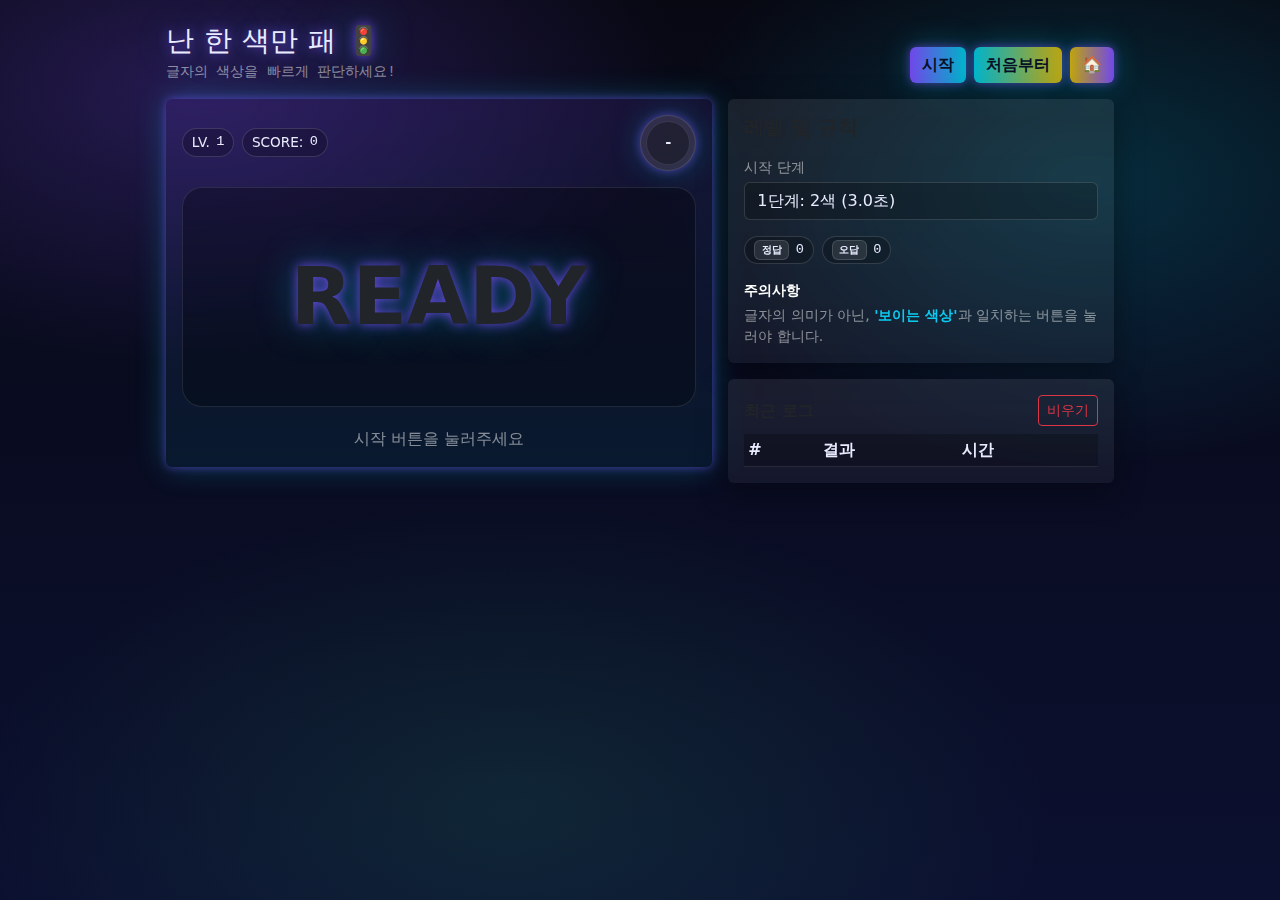
<file: templates/game-stroop.html>
<!doctype html>
<html lang="ko">
<head>
  <meta charset="utf-8" />
  <meta name="viewport" content="width=device-width, initial-scale=1" />
  <title>🚦 색깔능력자</title>
  <link href="https://cdn.jsdelivr.net/npm/bootstrap@5.3.3/dist/css/bootstrap.min.css" rel="stylesheet">
  <link rel="stylesheet" href="../css/template_style.css">
  <style>
    .stroop-display { font-size: 5rem; font-weight: 900; min-height: 220px; display: flex; align-items: center; justify-content: center; text-shadow: var(--glow-strong); background: rgba(0,0,0,.3); border-radius: 20px; border: 1px solid rgba(255,255,255,.1); margin-bottom: 20px; }
    .btn-color-choice { height: 80px; font-size: 1.4rem; border-width: 3px; border-radius: 15px; font-weight: 800; transition: all 0.2s; }
    .btn-color-choice:hover { transform: translateY(-3px); box-shadow: var(--glow); }
  </style>
</head>
<body class="py-4">
  <div class="wrap px-3">
    <div class="d-flex flex-wrap align-items-end justify-content-between gap-2 mb-3">
      <div>
        <h1 class="h3 mb-1 neon-title">난 한 색만 패 🚦</h1>
        <div class="text-white-50 small mono">글자의 색상을 빠르게 판단하세요!</div>
      </div>
      <div class="d-flex gap-2">
        <button id="btnStart" class="btn btn-neon">시작</button>
        <button id="btnRestartAll" class="btn btn-neon2">처음부터</button>
        <button id="btnGotoIndex" class="btn btn-neon3">🏠</button>
      </div>
    </div>

    <div class="row g-3">
      <div class="col-12 col-lg-7">
        <div class="card glass machine border-0">
          <div class="card-body">
            <div class="d-flex justify-content-between mb-3 align-items-center">
                <div class="d-flex gap-2">
                    <span class="chip">LV. <span id="hudStage" class="mono">1</span></span>
                    <span class="chip">SCORE: <span id="hudScore" class="mono">0</span></span>
                </div>
                <div class="timer-ring" id="timerRing"><div id="timerText" class="mono">-</div></div>
            </div>
            
            <div class="stroop-display"><div id="wordDisplay" class="pulse">READY</div></div>

            <div id="buttonArea" class="row g-2">
                <div class="col-12 text-center text-white-50">시작 버튼을 눌러주세요</div>
            </div>
          </div>
        </div>
      </div>

      <div class="col-12 col-lg-5">
        <div class="card glass border-0 mb-3">
          <div class="card-body">
            <h5 class="fw-bold mb-3">레벨 및 규칙</h5>
            <div class="mb-3">
                <label class="form-label text-white-50 small mb-1">시작 단계</label>
                <select id="stageSelect" class="form-select">
                    <option value="1">1단계: 2색 (3.0초)</option>
                    <option value="2">2단계: 3색 (2.5초)</option>
                    <option value="3">3단계: 4색 (2.0초)</option>
                    <option value="4">4단계: 고속 (1.5초)</option>
                    <option value="5">5단계: 한계 (1.2초)</option>
                </select>
            </div>
            <div class="d-flex flex-wrap gap-2 mb-3">
                <span class="chip"><span class="badge badge-soft">정답</span> <span id="hudCorrect" class="mono">0</span></span>
                <span class="chip"><span class="badge badge-soft">오답</span> <span id="hudWrong" class="mono">0</span></span>
            </div>
            <div class="small text-white-50">
                <div class="text-white fw-bold mb-1">주의사항</div>
                <p class="mb-0">글자의 의미가 아닌, <span class="text-info fw-bold">'보이는 색상'</span>과 일치하는 버튼을 눌러야 합니다.</p>
            </div>
          </div>
        </div>

        <div class="card glass border-0">
          <div class="card-body">
            <div class="d-flex justify-content-between align-items-center mb-2">
                <div class="fw-bold">최근 로그</div>
                <button id="btnClearLog" class="btn btn-outline-danger btn-sm">비우기</button>
            </div>
            <div class="table-responsive" style="max-height: 250px;">
              <table class="table table-sm table-darkish align-middle mb-0">
                <thead><tr class="text-white-50"><th>#</th><th>결과</th><th>시간</th></tr></thead>
                <tbody id="logBody"></tbody>
              </table>
            </div>
          </div>
        </div>
      </div>
    </div>
  </div>
  <div id="toast" class="toast-container position-fixed bottom-0 end-0 p-3"></div>
  <script src="../script/script-stroop.js"></script>
</body>
</html>
</file>
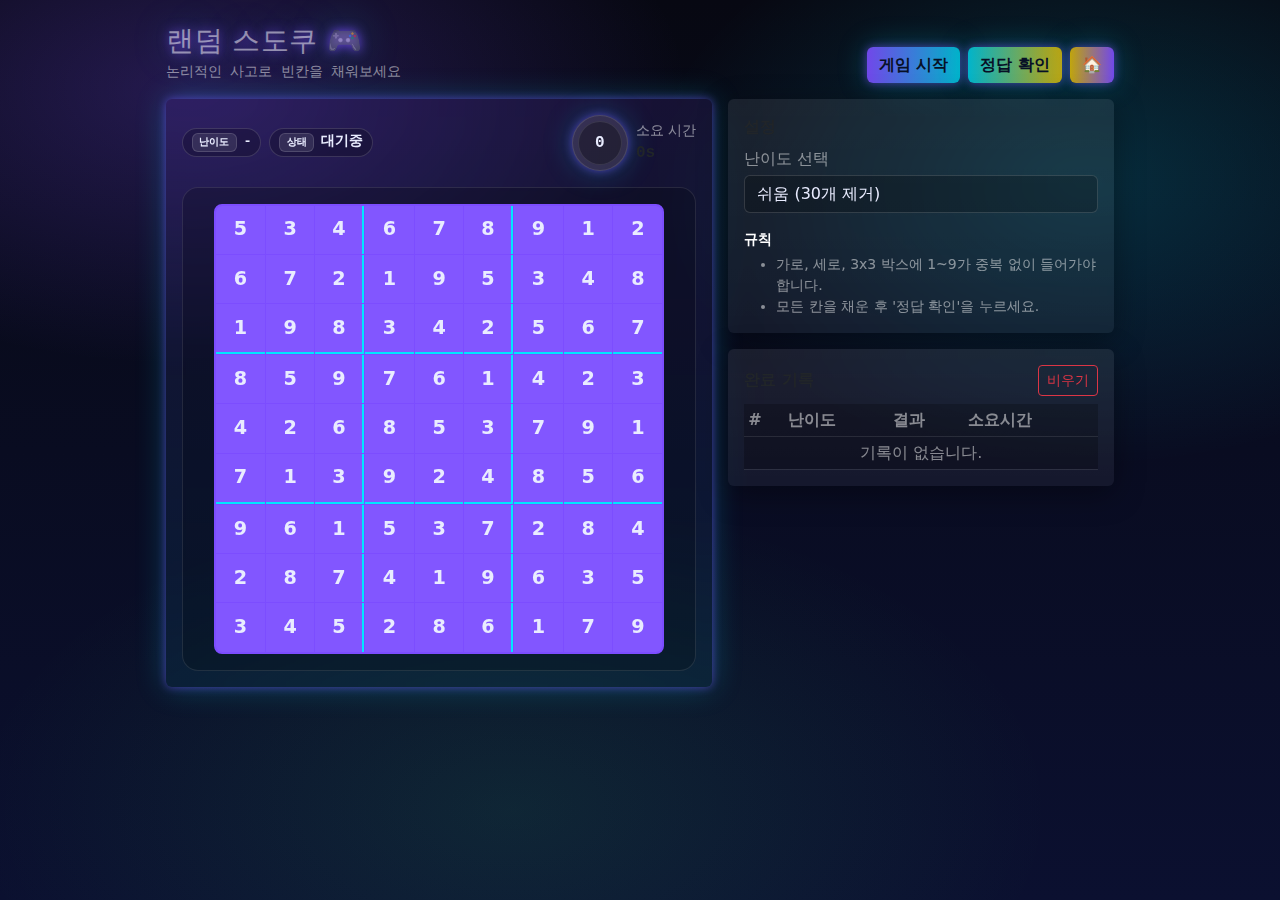
<file: templates/game-sudoku.html>
<!doctype html>
<html lang="ko">
<head>
  <meta charset="utf-8" />
  <meta name="viewport" content="width=device-width, initial-scale=1" />
  <title>🎮 Gamdori - Sudoku</title>
  <link href="https://cdn.jsdelivr.net/npm/bootstrap@5.3.3/dist/css/bootstrap.min.css" rel="stylesheet">
  <link rel="stylesheet" href="../css/template_style.css">
  <style>
    /* 스도쿠 전용 스타일 */
    #sudoku-board {
      display: grid;
      grid-template-columns: repeat(9, 1fr);
      gap: 1px;
      background: var(--neon);
      border: 2px solid var(--neon);
      border-radius: 8px;
      overflow: hidden;
      aspect-ratio: 1 / 1;
      max-width: 450px;
      margin: 0 auto;
    }
    .cell {
      background: var(--card);
      display: flex;
      align-items: center;
      justify-content: center;
      font-size: 1.2rem;
      position: relative;
    }
    /* 3x3 구역 강조 */
    .cell:nth-child(3n) { border-right: 2px solid var(--neon2); }
    .cell:nth-child(9n) { border-right: none; }
    .cell:nth-child(n+19):nth-child(-n+27),
    .cell:nth-child(n+46):nth-child(-n+54) { border-bottom: 2px solid var(--neon2); }

    .cell input {
      width: 100%; height: 100%;
      background: transparent;
      border: none;
      color: var(--neon2);
      text-align: center;
      font-weight: bold;
      outline: none;
    }
    .cell input:focus { background: rgba(0, 229, 255, 0.1); }
    .cell.fixed { background: rgba(255, 255, 255, 0.05); color: var(--text); font-weight: 800; }
    
    .status-badge { font-size: 0.75rem; padding: 2px 8px; border-radius: 4px; }
  </style>
</head>
<body class="py-4">
  <div class="wrap px-3">
    <div class="d-flex flex-wrap align-items-end justify-content-between gap-2 mb-3">
      <div>
        <h1 class="h3 mb-1 neon-title"><span class="text-white-50">랜덤 스도쿠 🎮</span></h1>
        <div class="text-white-50 small mono">논리적인 사고로 빈칸을 채워보세요</div>
      </div>
      <div class="d-flex flex-wrap gap-2">
        <button id="btnStart" class="btn btn-neon">게임 시작</button>
        <button id="btnCheck" class="btn btn-neon2">정답 확인</button>
        <button id="btnGotoIndex" class="btn btn-neon3">🏠</button>
      </div>
    </div>

    <div class="row g-3">
      <div class="col-12 col-lg-7">
        <div class="card glass machine border-0">
          <div class="card-body">
            <div class="d-flex flex-wrap align-items-center justify-content-between gap-2 mb-3">
              <div class="d-flex flex-wrap gap-2">
                <span class="chip"><span class="badge badge-soft">난이도</span> <span id="hudDiff" class="mono fw-bold">-</span></span>
                <span class="chip"><span class="badge badge-soft">상태</span> <span id="hudStatus" class="mono fw-bold">대기중</span></span>
              </div>
              <div class="d-flex align-items-center gap-2">
                <div class="timer-ring" id="timerRing">
                  <div class="mono" id="timerText">0</div>
                </div>
                <div>
                  <div class="text-white-50 small">소요 시간</div>
                  <div class="mono fw-bold"><span id="hudTime">0</span>s</div>
                </div>
              </div>
            </div>

            <div class="p-3 rounded-4" style="background: rgba(0,0,0,.20); border: 1px solid rgba(255,255,255,.10);">
              <div id="sudoku-board">
                </div>
            </div>
          </div>
        </div>
      </div>

      <div class="col-12 col-lg-5">
        <div class="card glass border-0 mb-3">
          <div class="card-body">
            <div class="fw-bold mb-2">설정</div>
            <div class="row g-2 align-items-end">
              <div class="col-12">
                <label class="form-label text-white-50 mb-1">난이도 선택</label>
                <select id="diffSelect" class="form-select">
                  <option value="easy">쉬움 (30개 제거)</option>
                  <option value="medium">보통 (45개 제거)</option>
                  <option value="hard">어려움 (60개 제거)</option>
                </select>
              </div>
            </div>
            <div class="mt-3 small text-white-50">
              <div class="fw-semibold text-white mb-1">규칙</div>
              <ul class="mb-0">
                <li>가로, 세로, 3x3 박스에 1~9가 중복 없이 들어가야 합니다.</li>
                <li>모든 칸을 채운 후 '정답 확인'을 누르세요.</li>
              </ul>
            </div>
          </div>
        </div>

        <div class="card glass border-0">
          <div class="card-body">
            <div class="d-flex align-items-center justify-content-between gap-2 mb-2">
              <div class="fw-bold">완료 기록</div>
              <button id="btnClearLog" class="btn btn-outline-danger btn-sm">비우기</button>
            </div>
            <div class="table-responsive" style="max-height: 300px;">
              <table class="table table-sm table-darkish align-middle mb-0">
                <thead>
                  <tr>
                    <th class="text-white-50">#</th>
                    <th class="text-white-50">난이도</th>
                    <th class="text-white-50">결과</th>
                    <th class="text-white-50">소요시간</th>
                  </tr>
                </thead>
                <tbody id="logBody">
                  <tr><td colspan="4" class="text-white-50 text-center">기록이 없습니다.</td></tr>
                </tbody>
              </table>
            </div>
          </div>
        </div>
      </div>
    </div>
  </div>

  <div class="toast-container position-fixed bottom-0 end-0 p-3">
    <div id="toast" class="toast align-items-center text-bg-dark border-0" role="alert">
      <div class="d-flex">
        <div id="toastBody" class="toast-body">-</div>
        <button type="button" class="btn-close btn-close-white me-2 m-auto" data-bs-dismiss="toast"></button>
      </div>
    </div>
  </div>

  <script src="https://cdn.jsdelivr.net/npm/bootstrap@5.3.3/dist/js/bootstrap.bundle.min.js"></script>
  <script src="../script/script-sudoku.js"></script>
</body>
</html>
</file>
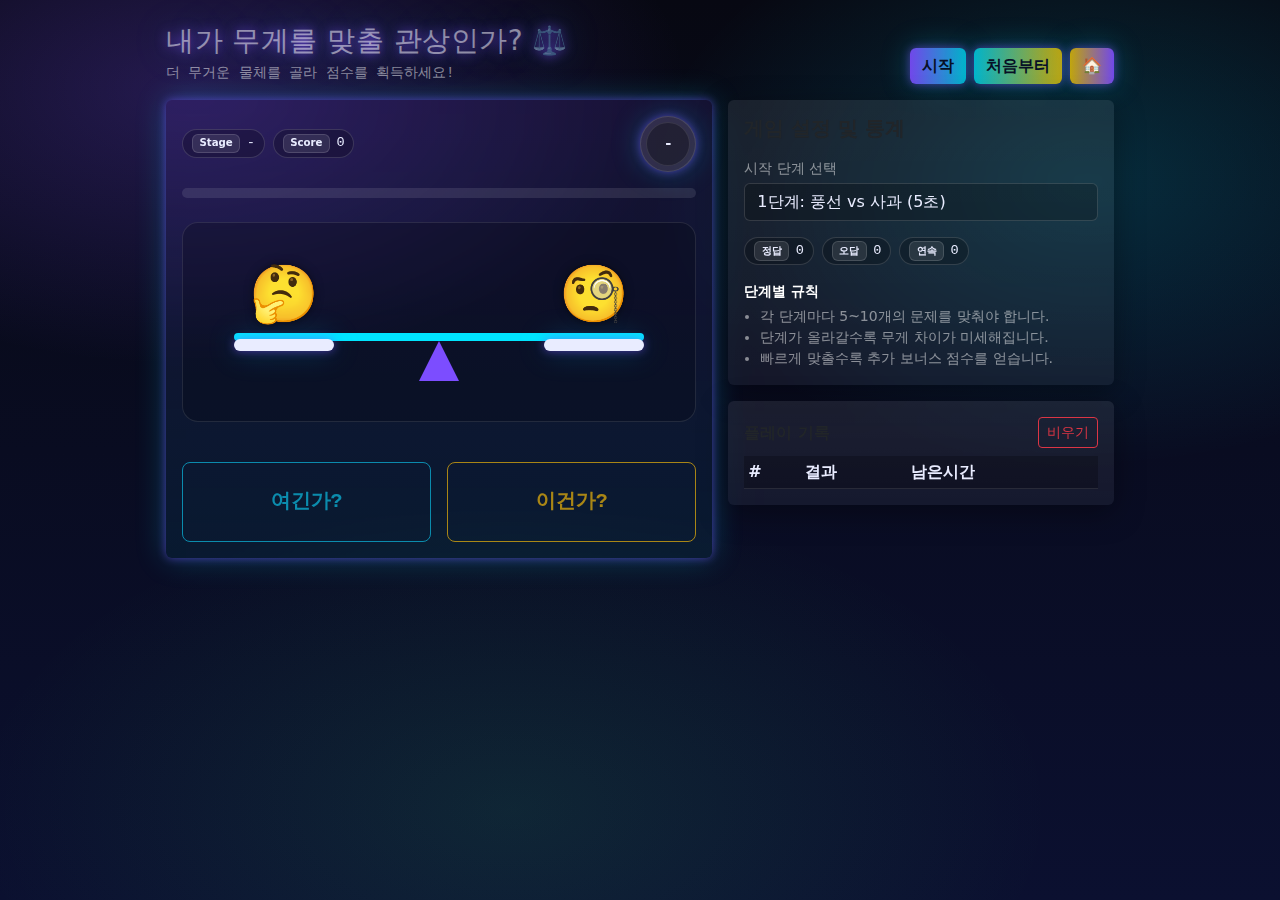
<file: templates/game-weight-compare.html>
<!doctype html>
<html lang="ko">
<head>
  <meta charset="utf-8" />
  <meta name="viewport" content="width=device-width, initial-scale=1" />
  <title>⚖️ I am 솔로몬</title>
  <link href="https://cdn.jsdelivr.net/npm/bootstrap@5.3.3/dist/css/bootstrap.min.css" rel="stylesheet">
  <link rel="stylesheet" href="../css/template_style.css">
  <style>
    .scale-container { position: relative; width: 100%; height: 200px; display: flex; justify-content: center; align-items: flex-end; padding-bottom: 20px; background: rgba(0,0,0,.2); border-radius: 16px; border: 1px solid rgba(255,255,255,.1); }
    .scale-beam { 
        width: 80%; height: 8px; background: var(--neon2); border-radius: 4px; 
        position: absolute; bottom: 80px; transition: transform 0.6s cubic-bezier(0.175, 0.885, 0.32, 1.275);
        display: flex; justify-content: space-between; align-items: flex-end;
    }
    .scale-pivot { width: 0; height: 0; border-left: 20px solid transparent; border-right: 20px solid transparent; border-bottom: 40px solid var(--neon); position: absolute; bottom: 40px; }
    .scale-plate { width: 100px; height: 12px; background: var(--text); border-radius: 6px; margin-bottom: -10px; position: relative; box-shadow: var(--glow); }
    .item-on-plate { font-size: 3.5rem; position: absolute; bottom: 15px; left: 50%; transform: translateX(-50%); filter: drop-shadow(0 0 5px rgba(0,0,0,0.5)); }
    .tilt-left { transform: rotate(-15deg); }
    .tilt-right { transform: rotate(15deg); }
  </style>
</head>
<body class="py-4">
  <div class="wrap px-3">
    <div class="d-flex flex-wrap align-items-end justify-content-between gap-2 mb-3">
      <div>
        <h1 class="h3 mb-1 neon-title"><span class="text-white-50">내가 무게를 맞출 관상인가? ⚖️</span></h1>
        <div class="text-white-50 small"><span class="mono">더 무거운 물체를 골라 점수를 획득하세요!</span></div>
      </div>
      <div class="d-flex flex-wrap gap-2">
        <button id="btnStart" class="btn btn-neon">시작</button>
        <button id="btnRestartAll" class="btn btn-neon2">처음부터</button>
        <button id="btnGotoIndex" class="btn btn-neon3">🏠</button>
      </div>
    </div>

    <div class="row g-3">
      <div class="col-12 col-lg-7">
        <div class="card glass machine border-0">
          <div class="card-body">
            <div class="d-flex justify-content-between mb-3 align-items-center">
              <div class="d-flex gap-2">
                <span class="chip"><span class="badge badge-soft">Stage</span> <span id="hudStage" class="mono">-</span></span>
                <span class="chip"><span class="badge badge-soft">Score</span> <span id="hudScore" class="mono">0</span></span>
              </div>
              <div class="timer-ring" id="timerRing"><div id="timerText" class="mono">-</div></div>
            </div>

            <div class="progress mb-4" style="height: 10px; background: rgba(255,255,255,.1);"><div id="progressBar" class="progress-bar progress-bar-striped progress-bar-animated bg-info" style="width:0%"></div></div>

            <div class="scale-container p-4">
                <div class="scale-pivot"></div>
                <div id="scaleBeam" class="scale-beam">
                  <div class="scale-plate"><div id="itemA" class="item-on-plate">🤔</div></div>
                  <div class="scale-plate"><div id="itemB" class="item-on-plate">🧐</div></div>
                </div>
            </div>

            <div class="row g-3 mt-4">
              <div class="col-6"><button id="btnLeft" class="btn btn-outline-info btn-lg w-100 py-4 fw-bold mono" disabled>여긴가?</button></div>
              <div class="col-6"><button id="btnRight" class="btn btn-outline-warning btn-lg w-100 py-4 fw-bold mono" disabled>이건가?</button></div>
            </div>
          </div>
        </div>
      </div>

      <div class="col-12 col-lg-5">
        <div class="card glass border-0 mb-3">
          <div class="card-body">
            <h5 class="fw-bold mb-3">게임 설정 및 통계</h5>
            <div class="row g-2 mb-3">
              <div class="col-12">
                <label class="form-label text-white-50 small mb-1">시작 단계 선택</label>
                <select id="stageSelect" class="form-select">
                  <option value="1">1단계: 풍선 vs 사과 (5초)</option>
                  <option value="2">2단계: 사과 vs 볼링공 (4초)</option>
                  <option value="3">3단계: 볼링공 vs 금괴 (3초)</option>
                  <option value="4">4단계: 정밀 측정 (2.5초)</option>
                  <option value="5">5단계: 극한의 무게 (2초)</option>
                </select>
              </div>
            </div>
            <div class="d-flex flex-wrap gap-2 mb-3">
                <span class="chip"><span class="badge badge-soft">정답</span> <span id="hudCorrect" class="mono">0</span></span>
                <span class="chip"><span class="badge badge-soft">오답</span> <span id="hudWrong" class="mono">0</span></span>
                <span class="chip"><span class="badge badge-soft">연속</span> <span id="hudStreak" class="mono">0</span></span>
            </div>
            <div class="small text-white-50">
                <div class="fw-bold text-white mb-1">단계별 규칙</div>
                <ul class="ps-3 mb-0">
                    <li>각 단계마다 5~10개의 문제를 맞춰야 합니다.</li>
                    <li>단계가 올라갈수록 무게 차이가 미세해집니다.</li>
                    <li>빠르게 맞출수록 추가 보너스 점수를 얻습니다.</li>
                </ul>
            </div>
          </div>
        </div>

        <div class="card glass border-0">
          <div class="card-body">
            <div class="d-flex justify-content-between align-items-center mb-2">
                <div class="fw-bold">플레이 기록</div>
                <button id="btnClearLog" class="btn btn-outline-danger btn-sm">비우기</button>
            </div>
            <div class="table-responsive" style="max-height: 250px;">
              <table class="table table-sm table-darkish align-middle mb-0">
                <thead><tr class="text-white-50"><th>#</th><th>결과</th><th>남은시간</th></tr></thead>
                <tbody id="logBody"></tbody>
              </table>
            </div>
          </div>
        </div>
      </div>
    </div>
  </div>
  <div id="toast" class="toast-container position-fixed bottom-0 end-0 p-3" style="z-index: 1080;">
    <div id="toastEl" class="toast align-items-center border-0" role="alert" aria-live="assertive" aria-atomic="true">
      <div class="d-flex"><div id="toastBody" class="toast-body">-</div></div>
    </div>
  </div>
  <script src="https://cdn.jsdelivr.net/npm/bootstrap@5.3.3/dist/js/bootstrap.bundle.min.js"></script>
  <script src="../script/script-weight.js"></script>
</body>
</html>
</file>
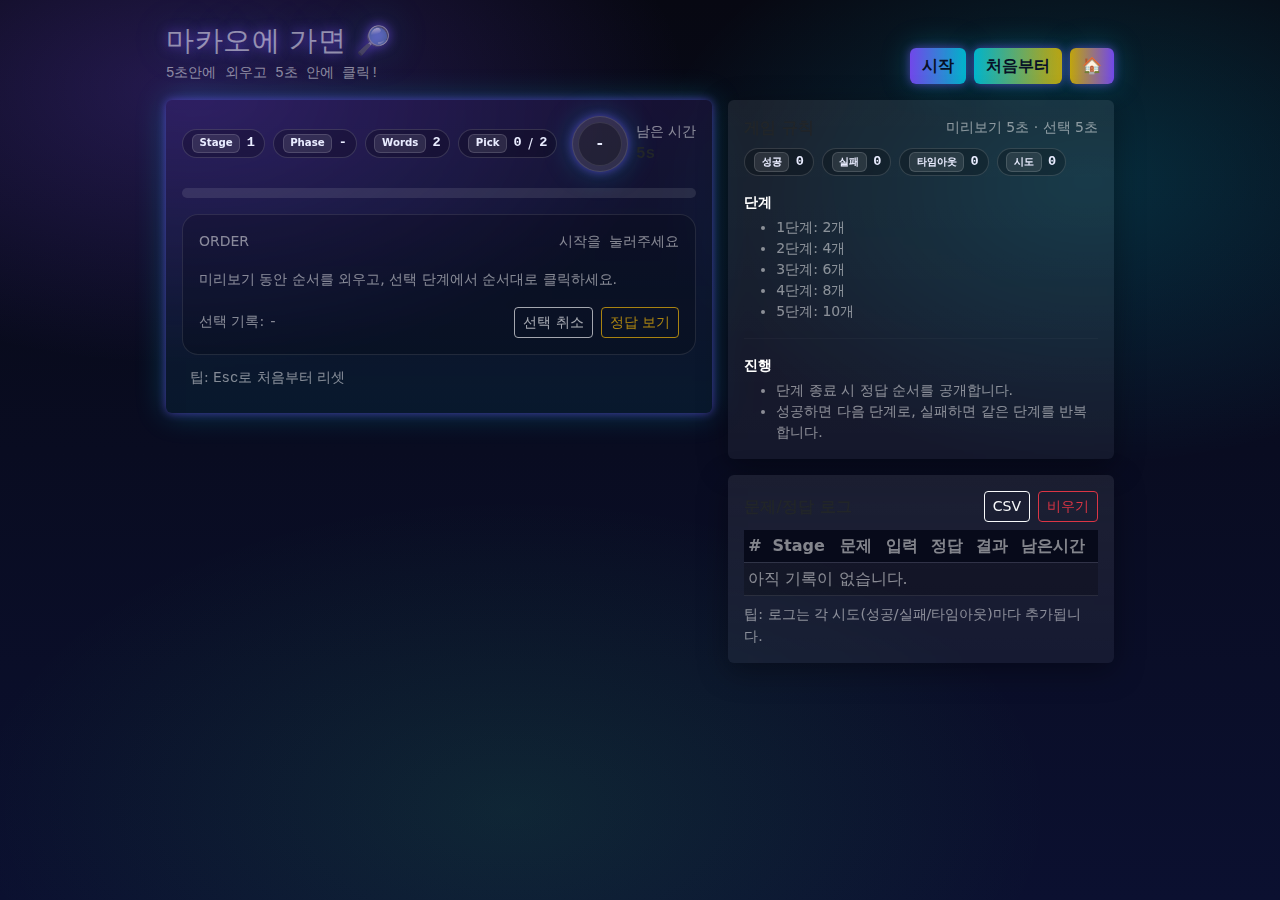
<file: templates/game-word-memory.html>
<!doctype html>
<html lang="ko">
<head>
    <meta charset="utf-8" />
    <meta name="viewport" content="width=device-width, initial-scale=1" />
    <title>🇲🇴 마카오에 가면</title>

    <link href="https://cdn.jsdelivr.net/npm/bootstrap@5.3.3/dist/css/bootstrap.min.css" rel="stylesheet">
    <link rel="stylesheet" href="../css/template_style.css">
</head>

<body class="py-4">
<div class="wrap px-3">
    <div class="d-flex flex-wrap align-items-end justify-content-between gap-2 mb-3">
        <div>
            <h1 class="h3 mb-1 neon-title"><span class="text-white-50">마카오에 가면 🔎</span></h1>
            <div class="text-white-50 small">
                <span class="mono">5초안에 외우고 5초 안에 클릭!</span>
            </div>
        </div>

        <div class="d-flex flex-wrap gap-2">
            <button id="btnStart" class="btn btn-neon">시작</button>
<!--            <button id="btnRestartStage" class="btn btn-outline-light">현재 단계 재시작</button>-->
            <button id="btnRestartAll" class="btn btn-neon2">처음부터</button>
            <button id="btnGotoIndex" class="btn btn-neon3">🏠</button>
        </div>
    </div>

    <div class="row g-3">
        <!-- Left: Game -->
        <div class="col-12 col-lg-7">
            <div class="card glass machine border-0">
                <div class="card-body">
                    <div class="d-flex flex-wrap align-items-center justify-content-between gap-2 mb-3">
                        <div class="d-flex flex-wrap gap-2">
                            <span class="chip"><span class="badge badge-soft">Stage</span> <span id="hudStage" class="mono fw-bold">1</span></span>
                            <span class="chip"><span class="badge badge-soft">Phase</span> <span id="hudPhase" class="mono fw-bold">-</span></span>
                            <span class="chip"><span class="badge badge-soft">Words</span> <span id="hudWordCount" class="mono fw-bold">-</span></span>
                            <span class="chip"><span class="badge badge-soft">Pick</span> <span id="hudPick" class="mono fw-bold">0</span>/<span id="hudNeed" class="mono fw-bold">-</span></span>
                        </div>

                        <div class="d-flex align-items-center gap-2">
                            <div class="timer-ring" id="timerRing" style="--p:0%;">
                                <div class="mono" id="timerText">-</div>
                            </div>
                            <div>
                                <div class="text-white-50 small">남은 시간</div>
                                <div class="mono fw-bold"><span id="hudTimeLimit">5</span>s</div>
                            </div>
                        </div>
                    </div>

                    <div class="progress mb-3" style="height: 10px; background: rgba(255,255,255,.10);">
                        <div id="progressBar" class="progress-bar progress-bar-striped progress-bar-animated" style="width:0%"></div>
                    </div>

                    <div class="p-3 rounded-4" style="background: rgba(0,0,0,.20); border: 1px solid rgba(255,255,255,.10);">
                        <div class="d-flex align-items-center justify-content-between mb-2">
                            <div class="text-white-50 small">ORDER</div>
                            <div class="text-white-50 small">
                                <span class="mono" id="hintLine">시작을 눌러주세요</span>
                            </div>
                        </div>

                        <div class="d-flex flex-wrap gap-2 mb-2" id="orderChips" aria-label="정답 순서(미리보기/결과에서 표시)"></div>

                        <div class="text-white-50 small mb-2">
                            <span class="mono">미리보기</span> 동안 순서를 외우고, <span class="mono">선택</span> 단계에서 순서대로 클릭하세요.
                        </div>

                        <div class="row g-2" id="wordGrid" aria-label="단어 버튼 영역"></div>

                        <div class="mt-3 d-flex flex-wrap gap-2 align-items-center justify-content-between">
                            <div class="small text-white-50">
                                선택 기록: <span class="mono" id="pickedLine">-</span>
                            </div>
                            <div class="d-flex gap-2">
                                <button id="btnClearPick" class="btn btn-outline-light btn-sm" disabled>선택 취소</button>
                                <button id="btnRevealAnswer" class="btn btn-outline-warning btn-sm" disabled>정답 보기</button>
                            </div>
                        </div>
                    </div>

                    <div class="p-2 form-text text-white-50">
                        팁: <span class="mono">Esc</span>로 처음부터 리셋
                    </div>
                </div>
            </div>
        </div>

        <!-- Right: Rules + Log -->
        <div class="col-12 col-lg-5">
            <div class="card glass border-0 mb-3">
                <div class="card-body">
                    <div class="d-flex align-items-center justify-content-between gap-2 mb-2">
                        <div class="fw-bold">게임 규칙</div>
                        <span class="text-white-50 small">미리보기 5초 · 선택 5초</span>
                    </div>

                    <div class="d-flex flex-wrap gap-2 mb-3">
                        <span class="chip"><span class="badge badge-soft">성공</span> <span id="hudWin" class="mono fw-bold">0</span></span>
                        <span class="chip"><span class="badge badge-soft">실패</span> <span id="hudLose" class="mono fw-bold">0</span></span>
                        <span class="chip"><span class="badge badge-soft">타임아웃</span> <span id="hudTimeout" class="mono fw-bold">0</span></span>
                        <span class="chip"><span class="badge badge-soft">시도</span> <span id="hudAttempt" class="mono fw-bold">0</span></span>
                    </div>

                    <div class="mt-2 small text-white-50">
                        <div class="fw-semibold text-white mb-1">단계</div>
                        <ul class="mb-0">
                            <li>1단계: 2개</li>
                            <li>2단계: 4개</li>
                            <li>3단계: 6개</li>
                            <li>4단계: 8개</li>
                            <li>5단계: 10개</li>
                        </ul>
                    </div>

                    <hr style="border-color: rgba(255,255,255,.12);" />

                    <div class="small text-white-50">
                        <div class="fw-semibold text-white mb-1">진행</div>
                        <ul class="mb-0">
                            <li>단계 종료 시 정답 순서를 공개합니다.</li>
                            <li>성공하면 다음 단계로, 실패하면 같은 단계를 반복합니다.</li>
                        </ul>
                    </div>
                </div>
            </div>

            <div class="card glass border-0">
                <div class="card-body">
                    <div class="d-flex align-items-center justify-content-between gap-2 mb-2">
                        <div class="fw-bold">문제/정답 로그</div>
                        <div class="d-flex gap-2">
                            <button id="btnDownloadCsv" class="btn btn-outline-light btn-sm">CSV</button>
                            <button id="btnClearLog" class="btn btn-outline-danger btn-sm">비우기</button>
                        </div>
                    </div>

                    <div class="table-responsive" style="max-height: 360px;">
                        <table class="table table-sm table-darkish align-middle mb-0">
                            <thead style="position: sticky; top: 0; background: rgba(10,15,35,.95);">
                            <tr>
                                <th class="text-white-50">#</th>
                                <th class="text-white-50">Stage</th>
                                <th class="text-white-50">문제</th>
                                <th class="text-white-50">입력</th>
                                <th class="text-white-50">정답</th>
                                <th class="text-white-50">결과</th>
                                <th class="text-white-50">남은시간</th>
                            </tr>
                            </thead>
                            <tbody id="logBody">
                            <tr><td colspan="7" class="text-white-50">아직 기록이 없습니다.</td></tr>
                            </tbody>
                        </table>
                    </div>

                    <div class="text-white-50 small mt-2">
                        팁: <span class="mono">로그</span>는 각 시도(성공/실패/타임아웃)마다 추가됩니다.
                    </div>
                </div>
            </div>
        </div>
    </div>

    <!-- Toast -->
    <div class="toast-container position-fixed bottom-0 end-0 p-3" style="z-index: 1080;">
        <div id="toast" class="toast align-items-center text-bg-dark border-0" role="alert" aria-live="assertive" aria-atomic="true">
            <div class="d-flex">
                <div id="toastBody" class="toast-body">-</div>
                <button type="button" class="btn-close btn-close-white me-2 m-auto" data-bs-dismiss="toast" aria-label="Close"></button>
            </div>
        </div>
    </div>

</div>

<script src="https://cdn.jsdelivr.net/npm/bootstrap@5.3.3/dist/js/bootstrap.bundle.min.js"></script>
<script src="../script/script-memory.js"></script>
</body>
</html>
</file>
<file: css/template_style.css>
:root {
    --bg0: #070812;
    --bg1: #0b1030;
    --neon: #7c4dff;
    --neon2: #00e5ff;
    --good: #38ef7d;
    --bad: #ff4d6d;
    --warn: #ffd54f;
    --card: #0f173a;
    --panel: #0b122c;
    --text: #e9ecff;
    --muted: #a9b2ff;
    --glow: 0 0 10px rgba(124, 77, 255, .55), 0 0 30px rgba(0, 229, 255, .25);
    --glow-strong: 0 0 12px rgba(124, 77, 255, .85), 0 0 40px rgba(0, 229, 255, .35);
}

body {
    min-height: 100vh;
    color: var(--text);
    background:
        radial-gradient(900px 500px at 15% 10%, rgba(124, 77, 255, .25), transparent 55%),
        radial-gradient(800px 520px at 85% 20%, rgba(0, 229, 255, .16), transparent 55%),
        radial-gradient(900px 520px at 40% 90%, rgba(56, 239, 125, .10), transparent 60%),
        linear-gradient(180deg, var(--bg0), var(--bg1));
}

.wrap {
    max-width: 980px;
    margin: 0 auto;
}

.neon-title {
    letter-spacing: .5px;
    text-shadow: var(--glow-strong);
}

.glass {
    background: linear-gradient(180deg, rgba(255, 255, 255, .08), rgba(255, 255, 255, .05));
    border: 1px solid rgba(255, 255, 255, .10);
    box-shadow: 0 8px 30px rgba(0, 0, 0, .35);
    backdrop-filter: blur(8px);
}

.machine {
    background: linear-gradient(180deg, rgba(124, 77, 255, .12), rgba(0, 229, 255, .06));
    border: 1px solid rgba(124, 77, 255, .22);
    box-shadow: var(--glow);
}

.chip {
    display: inline-flex;
    align-items: center;
    gap: .4rem;
    padding: .2rem .55rem;
    border-radius: 999px;
    border: 1px solid rgba(255, 255, 255, .14);
    background: rgba(0, 0, 0, .22);
    color: var(--text);
    font-size: .85rem;
    white-space: nowrap;
}

.mono {
    font-family: ui-monospace, SFMono-Regular, Menlo, Monaco, Consolas, "Liberation Mono", "Courier New", monospace;
    font-variant-numeric: tabular-nums;
}

/* Slot reels */
.reels {
    display: grid;
    grid-template-columns: 1fr auto 1fr;
    gap: 12px;
    align-items: center;
    justify-content: center;
}

.reel {
    height: 110px;
    border-radius: 16px;
    background: linear-gradient(180deg, rgba(0, 0, 0, .35), rgba(255, 255, 255, .06));
    border: 1px solid rgba(255, 255, 255, .12);
    box-shadow: inset 0 0 0 1px rgba(124, 77, 255, .10), var(--glow);
    position: relative;
    overflow: hidden;
}

.reel::before {
    content: "";
    position: absolute;
    inset: 0;
    background: linear-gradient(180deg, rgba(255, 255, 255, .15), transparent 20%, transparent 80%, rgba(0, 0, 0, .25));
    pointer-events: none;
}

.reel .window {
    position: absolute;
    inset: 0;
    display: flex;
    align-items: center;
    justify-content: center;
    font-size: 56px;
    font-weight: 800;
    text-shadow: var(--glow-strong);
}

.reel .stack {
    position: absolute;
    left: 0;
    right: 0;
    top: 0;
    will-change: transform;
    opacity: .85;
    filter: blur(.2px);
}

.reel .stack .n {
    height: 110px;
    display: flex;
    align-items: center;
    justify-content: center;
    font-size: 52px;
    font-weight: 800;
    color: rgba(233, 236, 255, .85);
    text-shadow: var(--glow);
}

.op {
    font-size: 44px;
    font-weight: 900;
    text-shadow: var(--glow-strong);
    padding: 0 4px;
    color: rgba(233, 236, 255, .95);
    user-select: none;
}

.question-line {
    color: azure;
    font-size: 26px;
    font-weight: 700;
    letter-spacing: .3px;
    text-shadow: var(--glow);
}

.pulse {
    animation: pulse 650ms ease-in-out;
}

@keyframes pulse {
    0% {
        transform: scale(1)
    }

    50% {
        transform: scale(1.03)
    }

    100% {
        transform: scale(1)
    }
}

.shake {
    animation: shake 340ms ease-in-out;
}

@keyframes shake {
    0% {
        transform: translateX(0)
    }

    25% {
        transform: translateX(-6px)
    }

    50% {
        transform: translateX(6px)
    }

    75% {
        transform: translateX(-4px)
    }

    100% {
        transform: translateX(0)
    }
}

.blink {
    animation: blink 650ms steps(1, end) infinite;
}

@keyframes blink {
    50% {
        opacity: .45;
    }
}

.timer-ring {
    --p: 0%;
    width: 56px;
    height: 56px;
    border-radius: 999px;
    background:
        conic-gradient(var(--neon2) var(--p), rgba(255, 255, 255, .12) 0);
    display: grid;
    place-items: center;
    box-shadow: var(--glow);
    border: 1px solid rgba(255, 255, 255, .12);
}

.timer-ring>div {
    width: 44px;
    height: 44px;
    border-radius: 999px;
    background: rgba(0, 0, 0, .30);
    border: 1px solid rgba(255, 255, 255, .10);
    display: grid;
    place-items: center;
    color: var(--text);
    font-weight: 800;
}

.table-darkish {
    --bs-table-bg: rgba(0, 0, 0, .22);
    --bs-table-border-color: rgba(255, 255, 255, .10);
    --bs-table-color: var(--text);
}

.btn-neon {
    background: linear-gradient(90deg, rgba(124, 77, 255, .90), rgba(0, 229, 255, .75));
    border: 0;
    color: #071026;
    font-weight: 800;
    box-shadow: var(--glow);
}

.btn-neon:disabled {
    opacity: .55;
    box-shadow: none;
}

.btn-neon2 {
    background: linear-gradient(90deg, rgba(0, 229, 255, .75), rgba(255, 208, 0, 0.75));
    border: 0;
    color: #071026;
    font-weight: 800;
    box-shadow: var(--glow);
}

.btn-neon2:disabled {
    opacity: .55;
    box-shadow: none;
}

.btn-neon3 {
    background: linear-gradient(90deg, rgba(255, 208, 0, 0.75), rgba(124, 77, 255, .90));
    border: 0;
    color: #071026;
    font-weight: 800;
    box-shadow: var(--glow);
}

.btn-neon3:disabled {
    opacity: .55;
    box-shadow: none;
}

.form-control,
.form-select {
    background: rgba(0, 0, 0, .22);
    border-color: rgba(255, 255, 255, .14);
    color: var(--text);
}

.form-control::placeholder {
    color: rgba(233, 236, 255, .45);
}

.form-control:focus,
.form-select:focus {
    border-color: rgba(0, 229, 255, .55);
    box-shadow: 0 0 0 .25rem rgba(0, 229, 255, .15);
    background: rgba(0, 0, 0, .22);
    color: var(--text);
}

.badge-soft {
    background: rgba(255, 255, 255, .10);
    border: 1px solid rgba(255, 255, 255, .14);
    color: var(--text);
}

/* --- Typing Game Additions --- */
.word-display {
    font-size: 2rem;
    font-weight: 700;
    letter-spacing: 1px;
    min-height: 100px;
    display: flex;
    flex-wrap: wrap;
    align-items: center;
    justify-content: center;
    gap: 0;
    /* Space char handles visual gap */
    padding: 24px;
    background: rgba(0, 0, 0, .3);
    border-radius: 16px;
    border: 1px solid rgba(255, 255, 255, .12);
    box-shadow: inset 0 0 20px rgba(0, 0, 0, 0.5);
}

.char {
    transition: color 0.1s, transform 0.1s;
    color: rgba(233, 236, 255, .35);
    /* Default dim */
    position: relative;
    white-space: pre;
    /* Keep space char valid */
}

/* 현재 입력해야 할 글자 (커서) */
.char.current {
    color: var(--text);
    text-decoration: underline;
    text-decoration-color: var(--neon2);
    text-underline-offset: 6px;
    opacity: 1;
}

/* 정답/오답 스타일 */
.char.correct {
    color: var(--good);
    text-shadow: 0 0 10px rgba(56, 239, 125, 0.4);
    opacity: 1;
}

.char.wrong {
    color: var(--bad);
    text-shadow: 0 0 10px rgba(255, 77, 109, 0.4);
    text-decoration: line-through;
    opacity: 1;
}

/* 입력창 스타일 강조 */
#answerInput:disabled {
    background: rgba(0, 0, 0, 0.2);
    border-color: transparent;
    cursor: not-allowed;
}

#answerInput:focus {
    background: rgba(0, 0, 0, 0.4);
    box-shadow: 0 0 0 4px rgba(0, 229, 255, .15);
    border-color: var(--neon2);
}

/* --- 2048 Game Styles --- */
.grid-2048 {
    display: grid;
    grid-template-columns: repeat(4, 1fr);
    gap: 12px;
    background: rgba(0, 0, 0, 0.4);
    padding: 12px;
    border-radius: 12px;
    border: 1px solid rgba(255, 255, 255, 0.1);
    width: 100%;
    aspect-ratio: 1;
    position: relative;
}

.tile-empty {
    background: rgba(255, 255, 255, 0.05);
    border-radius: 8px;
    width: 100%;
    height: 100%;
}

.tile {
    display: flex;
    justify-content: center;
    align-items: center;
    position: absolute;
    z-index: 10;
    font-size: 2rem;
    font-weight: 800;
    border-radius: 8px;
    box-shadow: var(--glow);
    transition: transform 0.15s ease-in-out, background-color 0.2s, top 0.1s, left 0.1s;
    user-select: none;
    text-shadow: 0 0 5px rgba(0, 0, 0, 0.5);
    color: #fff;
    width: 100%;
    height: 100%;
}

/* Tile Colors based on value */
.tile-2 {
    background: rgba(238, 228, 218, 0.2);
    border: 1px solid rgba(255, 255, 255, 0.2);
}

.tile-4 {
    background: rgba(237, 224, 200, 0.3);
    border: 1px solid rgba(255, 255, 255, 0.3);
}

.tile-8 {
    background: rgba(242, 177, 121, 0.5);
    border: 1px solid #f2b179;
    box-shadow: 0 0 10px #f2b179;
}

.tile-16 {
    background: rgba(245, 149, 99, 0.6);
    border: 1px solid #f59563;
    box-shadow: 0 0 12px #f59563;
}

.tile-32 {
    background: rgba(246, 124, 95, 0.7);
    border: 1px solid #f67c5f;
    box-shadow: 0 0 15px #f67c5f;
}

.tile-64 {
    background: rgba(246, 94, 59, 0.8);
    border: 1px solid #f65e3b;
    box-shadow: 0 0 18px #f65e3b;
}

.tile-128 {
    background: rgba(237, 207, 114, 0.8);
    border: 1px solid #edcf72;
    box-shadow: 0 0 20px #edcf72;
    font-size: 1.8rem;
}

.tile-256 {
    background: rgba(237, 204, 97, 0.85);
    border: 1px solid #edcc61;
    box-shadow: 0 0 22px #edcc61;
    font-size: 1.8rem;
}

.tile-512 {
    background: rgba(237, 200, 80, 0.9);
    border: 1px solid #edc850;
    box-shadow: 0 0 25px #edc850;
    font-size: 1.8rem;
}

.tile-1024 {
    background: rgba(237, 197, 63, 0.95);
    border: 1px solid #edc53f;
    box-shadow: 0 0 30px #edc53f;
    font-size: 1.5rem;
}

.tile-2048 {
    background: rgba(237, 194, 46, 1);
    border: 1px solid #edc22e;
    box-shadow: 0 0 40px #edc22e, 0 0 10px #fff;
    font-size: 1.5rem;
    animation: pulse 1.5s infinite;
}

.tile-super {
    background: #3c3a32;
    border: 1px solid #3c3a32;
    font-size: 1.2rem;
}

.overlay {
    position: absolute;
    top: 0;
    left: 0;
    right: 0;
    bottom: 0;
    background: rgba(0, 0, 0, 0.7);
    display: flex;
    flex-direction: column;
    justify-content: center;
    align-items: center;
    z-index: 100;
    border-radius: 12px;
    backdrop-filter: blur(4px);
    opacity: 0;
    pointer-events: none;
    transition: opacity 0.3s;
}

.overlay.active {
    opacity: 1;
    pointer-events: all;
}

.overlay-title {
    font-size: 3rem;
    font-weight: 900;
    color: var(--text);
    text-shadow: var(--glow-strong);
    margin-bottom: 2rem;
}

/* Log Table Tile Fix */
.log-tile {
    display: inline-block;
    padding: 0.2rem 0.6rem;
    border-radius: 4px;
    font-weight: 700;
    min-width: 40px;
    text-align: center;
    position: static !important;
    /* Force static */
    box-shadow: none !important;
    /* Remove strong shadows */
    width: auto !important;
    height: auto !important;
}

.log-tile.tile-2 {
    background: rgba(238, 228, 218, 0.2);
    color: #eee4da;
}

.log-tile.tile-4 {
    background: rgba(237, 224, 200, 0.3);
    color: #776e65;
}

.log-tile.tile-8 {
    background: rgba(242, 177, 121, 0.5);
    color: #f9f6f2;
}

.log-tile.tile-16 {
    background: rgba(245, 149, 99, 0.6);
    color: #f9f6f2;
}

.log-tile.tile-32 {
    background: rgba(246, 124, 95, 0.7);
    color: #f9f6f2;
}

/* Default fallback */
.log-tile {
    background: rgba(255, 255, 255, 0.1);
    color: var(--text);
}

.text-bad {
  color: #ffd54f !important;
  text-shadow: 0 0 8px rgba(255, 213, 79, 0.8),
               0 0 16px rgba(255, 213, 79, 0.5);
}
</file>
<file: css/template-index.css>
/* ==========================================
   Carousel & Hero Section
   ========================================== */
.carousel-item {
  height: 400px;
  border-radius: 20px;
  overflow: hidden;
}

.carousel-caption {
  background: rgba(0, 0, 0, 0.6);
  border-radius: 15px;
  backdrop-filter: blur(10px);
  padding: 20px;
  bottom: 10%;
  z-index: 2;
}

.carousel-bg {
  background-size: cover;
  background-position: center;
  background-repeat: no-repeat;
  height: 100%;
  transition: transform 5s ease;
}

.carousel-item:hover .carousel-bg {
  transform: scale(1.05);
}

/* ==========================================
   Game Cards & List
   ========================================== */
.game-card {
  transition: transform 0.3s ease, box-shadow 0.3s ease;
  cursor: pointer;
  height: 100%;
}

.game-card:hover {
  transform: translateY(-10px);
  box-shadow: var(--glow-strong) !important;
}

.game-icon-box {
  width: 50px;
  height: 50px;
  background: rgba(255, 255, 255, 0.05);
  border: 1px solid rgba(255, 255, 255, 0.1);
  border-radius: 12px;
  display: flex;
  align-items: center;
  justify-content: center;
  font-size: 1.5rem;
  transition: all 0.3s ease;
}

.game-card:hover .game-icon-box {
  background: var(--neon);
  border-color: var(--neon2);
  transform: rotate(10deg);
  box-shadow: var(--glow);
}

.badge-soft {
  background: rgba(255, 255, 255, 0.1);
  color: var(--muted);
}

.game-card .card-title {
  font-size: 1.1rem;
  letter-spacing: -0.5px;
}

/* ==========================================
   Game Background Images (Assets)
   ========================================== */
.bg-multi   { background-image: url('../assets/images/carousel_multi.png'); }
.bg-memory  { background-image: url('../assets/images/carousel_memory.png'); }
.bg-word    { background-image: url('../assets/images/carousel_word.png'); }
.bg-sudoku  { background-image: url('../assets/images/carousel_sudoku.png'); }
.bg-2048    { background-image: url('../assets/images/carousel_2048.png'); }
.bg-solomon { background-image: url('../assets/images/carousel_solomon.png'); }
.bg-stroop  { background-image: url('../assets/images/carousel_stroop.png'); }
.bg-pipe    { background-image: url('../assets/images/carousel_pipe.png'); }
.bg-breaker { background-image: url('../assets/images/carousel_breaker.png'); }
.bg-novel   { background-image: url('../assets/images/carousel_novel.png'); }
</file>
